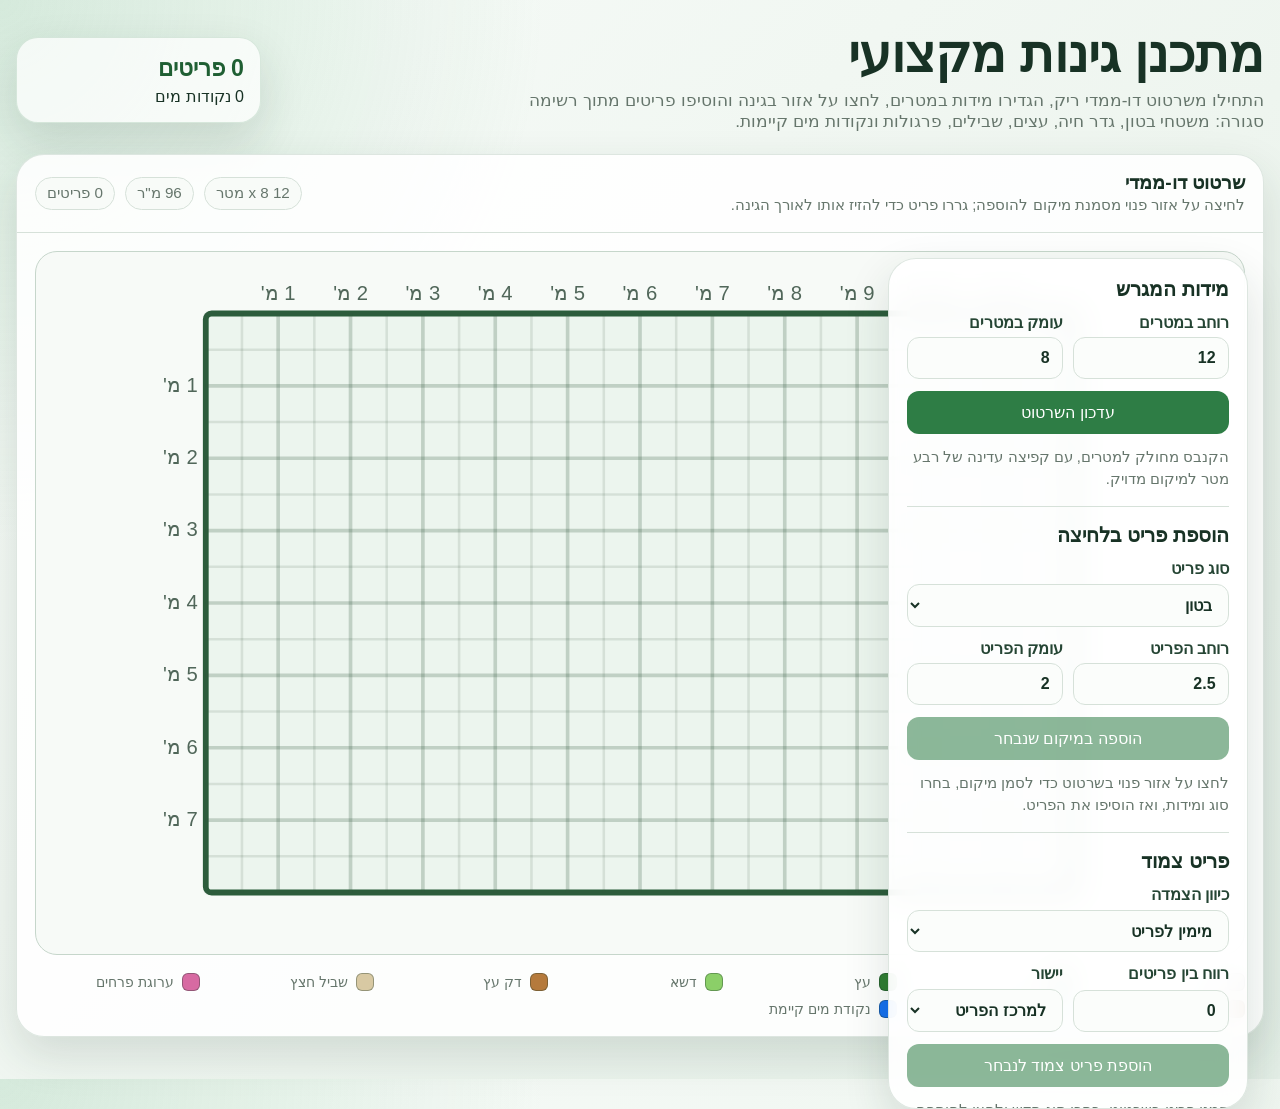
<file: index.html>
<!DOCTYPE html>
<html lang="he" dir="rtl">
  <head>
    <meta charset="UTF-8" />
    <meta name="viewport" content="width=device-width, initial-scale=1.0" />
    <title>מתכנן גינות מקצועי</title>
    <style>
      :root {
        --bg: #eef5ef;
        --panel: #ffffff;
        --ink: #183225;
        --muted: #66766c;
        --brand: #2e7d45;
        --brand-dark: #1f5f33;
        --line: #d6e1d9;
        --danger: #b42318;
        --shadow: 0 18px 45px rgba(27, 60, 43, 0.14);
      }

      * {
        box-sizing: border-box;
      }

      body {
        margin: 0;
        min-height: 100vh;
        color: var(--ink);
        font-family: "Segoe UI", Arial, sans-serif;
        background:
          radial-gradient(circle at top left, rgba(126, 189, 146, 0.28), transparent 34rem),
          linear-gradient(135deg, #f7fbf8 0%, var(--bg) 58%, #e4efe7 100%);
      }

      button,
      input,
      select {
        font: inherit;
      }

      button {
        border: 0;
        border-radius: 12px;
        padding: 0.75rem 1rem;
        color: #ffffff;
        background: var(--brand);
        cursor: pointer;
        transition:
          transform 0.16s ease,
          background 0.16s ease,
          box-shadow 0.16s ease;
      }

      button:hover {
        background: var(--brand-dark);
        box-shadow: 0 10px 22px rgba(46, 125, 69, 0.18);
        transform: translateY(-1px);
      }

      button.secondary {
        color: var(--brand-dark);
        background: #e7f3ea;
      }

      button.secondary:hover {
        background: #d9ebde;
      }

      button.danger {
        background: #fde8e5;
        color: var(--danger);
      }

      button.danger:hover {
        background: #fbd2cc;
        box-shadow: none;
      }

      button:disabled {
        cursor: not-allowed;
        opacity: 0.55;
        transform: none;
        box-shadow: none;
      }

      label {
        display: grid;
        gap: 0.35rem;
        font-weight: 700;
        color: #254534;
      }

      input,
      select {
        width: 100%;
        border: 1px solid var(--line);
        border-radius: 12px;
        padding: 0.68rem 0.78rem;
        color: var(--ink);
        background: #fbfdfb;
        outline: none;
      }

      input:focus,
      select:focus {
        border-color: var(--brand);
        box-shadow: 0 0 0 3px rgba(46, 125, 69, 0.13);
      }

      .app {
        width: min(1480px, calc(100% - 32px));
        margin: 0 auto;
        padding: 28px 0 42px;
      }

      .hero {
        display: grid;
        grid-template-columns: minmax(0, 1fr) auto;
        gap: 1.5rem;
        align-items: center;
        margin-bottom: 22px;
      }

      .hero h1 {
        margin: 0 0 0.5rem;
        font-size: clamp(2rem, 4vw, 4.2rem);
        line-height: 1.05;
      }

      .hero p {
        max-width: 760px;
        margin: 0;
        color: var(--muted);
        font-size: 1.08rem;
      }

      .hero-card {
        min-width: 245px;
        padding: 1rem;
        border: 1px solid rgba(46, 125, 69, 0.16);
        border-radius: 22px;
        background: rgba(255, 255, 255, 0.72);
        box-shadow: var(--shadow);
      }

      .hero-card strong {
        display: block;
        margin-bottom: 0.35rem;
        color: var(--brand-dark);
        font-size: 1.45rem;
      }

      .layout {
        display: block;
        position: relative;
      }

      .panel,
      .workspace {
        border: 1px solid rgba(214, 225, 217, 0.82);
        border-radius: 28px;
        background: rgba(255, 255, 255, 0.88);
        box-shadow: var(--shadow);
      }

      .panel {
        position: absolute;
        z-index: 3;
        inset-block-start: 104px;
        inset-inline-start: 16px;
        width: min(360px, calc(100% - 32px));
        max-height: calc(100% - 32px);
        overflow: auto;
        display: grid;
        gap: 16px;
        padding: 18px;
        background: rgba(255, 255, 255, 0.92);
        backdrop-filter: blur(14px);
      }

      .section {
        display: grid;
        gap: 12px;
        padding-bottom: 16px;
        border-bottom: 1px solid var(--line);
      }

      .section:last-child {
        padding-bottom: 0;
        border-bottom: 0;
      }

      .section h2,
      .section h3 {
        margin: 0;
      }

      .section h2 {
        font-size: 1.25rem;
      }

      .section h3 {
        font-size: 1rem;
        color: var(--brand-dark);
      }

      .field-grid {
        display: grid;
        grid-template-columns: repeat(2, minmax(0, 1fr));
        gap: 10px;
      }

      .button-row {
        display: flex;
        flex-wrap: wrap;
        gap: 10px;
      }

      .button-row button {
        flex: 1 1 120px;
      }

      .hint {
        margin: 0;
        color: var(--muted);
        font-size: 0.92rem;
        line-height: 1.5;
      }

      .status {
        min-height: 48px;
        border: 1px solid #cfe6d6;
        border-radius: 16px;
        padding: 0.75rem 0.9rem;
        color: var(--brand-dark);
        background: #edf8ef;
        line-height: 1.45;
      }

      .workspace {
        overflow: hidden;
        position: relative;
      }

      .toolbar {
        display: flex;
        flex-wrap: wrap;
        gap: 12px;
        align-items: center;
        justify-content: space-between;
        padding: 16px 18px;
        border-bottom: 1px solid var(--line);
      }

      .toolbar h2 {
        margin: 0;
        font-size: 1.2rem;
      }

      .metrics {
        display: flex;
        flex-wrap: wrap;
        gap: 10px;
        color: var(--muted);
        font-size: 0.95rem;
      }

      .metric {
        border: 1px solid var(--line);
        border-radius: 999px;
        padding: 0.4rem 0.7rem;
        background: #f8fbf8;
      }

      .canvas-wrap {
        padding: 18px;
      }

      .canvas-shell {
        position: relative;
        overflow: auto;
        border: 1px solid #c6d6cb;
        border-radius: 22px;
        background: #f7faf7;
        min-height: 560px;
      }

      svg {
        display: block;
        width: 100%;
        min-width: 690px;
        height: min(78vh, 820px);
        min-height: 520px;
        touch-action: none;
      }

      .grid-line {
        stroke: rgba(53, 90, 66, 0.13);
        stroke-width: 0.035;
      }

      .grid-major {
        stroke: rgba(53, 90, 66, 0.24);
        stroke-width: 0.05;
      }

      .boundary {
        fill: rgba(235, 244, 237, 0.82);
        stroke: #2b5d3b;
        stroke-width: 0.08;
      }

      .item-shape {
        stroke: rgba(24, 50, 37, 0.65);
        stroke-width: 0.05;
        vector-effect: non-scaling-stroke;
      }

      .item-shape.selected {
        stroke: #0d4f29;
        stroke-width: 0.11;
        filter: drop-shadow(0 0 0.22rem rgba(46, 125, 69, 0.38));
      }

      .item-group {
        cursor: grab;
        touch-action: none;
      }

      .item-group:active,
      .dragging .item-group {
        cursor: grabbing;
      }

      .garden-icon {
        pointer-events: none;
      }

      .texture-line {
        stroke: rgba(24, 50, 37, 0.35);
        stroke-width: 0.04;
        vector-effect: non-scaling-stroke;
      }

      .water-ring {
        fill: none;
        stroke: rgba(255, 255, 255, 0.86);
        stroke-width: 0.06;
        vector-effect: non-scaling-stroke;
      }

      .item-label,
      .dimension-label,
      .axis-label {
        fill: #183225;
        font-family: "Segoe UI", Arial, sans-serif;
        pointer-events: none;
        text-anchor: middle;
      }

      .item-label {
        font-size: 0.33px;
        font-weight: 800;
      }

      .dimension-label {
        font-size: 0.26px;
        fill: #4b5c51;
      }

      .axis-label {
        font-size: 0.28px;
        fill: #51675a;
      }

      .target-marker {
        fill: none;
        stroke: #1f5f33;
        stroke-width: 0.05;
        stroke-dasharray: 0.14 0.12;
        pointer-events: none;
      }

      .legend {
        display: grid;
        grid-template-columns: repeat(auto-fit, minmax(165px, 1fr));
        gap: 9px;
        padding: 0 18px 18px;
      }

      .legend-item {
        display: flex;
        gap: 8px;
        align-items: center;
        color: var(--muted);
        font-size: 0.9rem;
      }

      .swatch {
        width: 18px;
        height: 18px;
        border: 1px solid rgba(24, 50, 37, 0.35);
        border-radius: 6px;
      }

      .items-list {
        display: grid;
        gap: 9px;
        max-height: 230px;
        overflow: auto;
        padding-inline-end: 3px;
      }

      .list-item {
        display: grid;
        grid-template-columns: 1fr auto;
        gap: 8px;
        align-items: center;
        border: 1px solid var(--line);
        border-radius: 14px;
        padding: 0.65rem 0.75rem;
        background: #fbfdfb;
      }

      .list-item strong {
        display: block;
      }

      .list-item span {
        color: var(--muted);
        font-size: 0.86rem;
      }

      .empty {
        border: 1px dashed #b9c9be;
        border-radius: 14px;
        padding: 0.9rem;
        color: var(--muted);
        text-align: center;
      }

      @media (max-width: 1080px) {
        .hero {
          grid-template-columns: 1fr;
        }
      }

      @media (max-width: 680px) {
        .app {
          width: min(100% - 18px, 1480px);
          padding-top: 16px;
        }

        .field-grid {
          grid-template-columns: 1fr;
        }

        .toolbar {
          align-items: flex-start;
          flex-direction: column;
        }

        .panel {
          inset-inline: 10px;
          inset-block-start: 10px;
          width: auto;
          max-height: 72%;
          padding: 14px;
        }
      }
    </style>
  </head>
  <body>
    <main class="app">
      <header class="hero">
        <div>
          <h1>מתכנן גינות מקצועי</h1>
          <p>
            התחילו משרטוט דו-ממדי ריק, הגדירו מידות במטרים, לחצו על אזור בגינה והוסיפו פריטים מתוך רשימה סגורה:
            משטחי בטון, גדר חיה, עצים, שבילים, פרגולות ונקודות מים קיימות.
          </p>
        </div>
        <aside class="hero-card" aria-label="תקציר תכנון">
          <strong id="heroTotal">0 פריטים</strong>
          <span id="heroWater">0 נקודות מים</span>
        </aside>
      </header>

      <div class="layout">
        <aside class="panel" aria-label="תפריט תכנון צף על המפה">
          <section class="section">
            <h2>מידות המגרש</h2>
            <div class="field-grid">
              <label>
                רוחב במטרים
                <input id="plotWidth" type="number" min="3" max="80" step="0.5" value="12" />
              </label>
              <label>
                עומק במטרים
                <input id="plotDepth" type="number" min="3" max="80" step="0.5" value="8" />
              </label>
            </div>
            <button id="applyPlot" type="button">עדכון השרטוט</button>
            <p class="hint">הקנבס מחולק למטרים, עם קפיצה עדינה של רבע מטר למיקום מדויק.</p>
          </section>

          <section class="section">
            <h2>הוספת פריט בלחיצה</h2>
            <label>
              סוג פריט
              <select id="itemType"></select>
            </label>
            <div class="field-grid">
              <label>
                רוחב הפריט
                <input id="itemWidth" type="number" min="0.25" max="30" step="0.25" value="2" />
              </label>
              <label>
                עומק הפריט
                <input id="itemDepth" type="number" min="0.25" max="30" step="0.25" value="1.5" />
              </label>
            </div>
            <button id="addAtTarget" type="button" disabled>הוספה במיקום שנבחר</button>
            <p class="hint">לחצו על אזור פנוי בשרטוט כדי לסמן מיקום, בחרו סוג ומידות, ואז הוסיפו את הפריט.</p>
          </section>

          <section class="section">
            <h2>פריט צמוד</h2>
            <label>
              כיוון הצמדה
              <select id="adjacentSide">
                <option value="right">מימין לפריט</option>
                <option value="left">משמאל לפריט</option>
                <option value="bottom">מתחת לפריט</option>
                <option value="top">מעל הפריט</option>
              </select>
            </label>
            <div class="field-grid">
              <label>
                רווח בין פריטים
                <input id="gapSize" type="number" min="0" max="5" step="0.25" value="0" />
              </label>
              <label>
                יישור
                <select id="adjacentAlign">
                  <option value="start">לתחילת הפריט</option>
                  <option value="center" selected>למרכז הפריט</option>
                  <option value="end">לסוף הפריט</option>
                </select>
              </label>
            </div>
            <button id="addAdjacent" type="button" disabled>הוספת פריט צמוד לנבחר</button>
            <p class="hint">סמנו פריט בשרטוט, בחרו סוג חדש ולחצו להוספה צמודה.</p>
          </section>

          <section class="section">
            <h2>עריכת הפריט הנבחר</h2>
            <div id="selectedSummary" class="status">אין פריט נבחר. לחצו על פריט בשרטוט כדי לערוך אותו.</div>
            <div class="button-row">
              <button id="resizeSelected" type="button" class="secondary" disabled>עדכון מידות לנבחר</button>
              <button id="deleteSelected" type="button" class="danger" disabled>מחיקת נבחר</button>
            </div>
          </section>

          <section class="section">
            <h2>פעולות</h2>
            <div class="button-row">
              <button id="downloadPlan" type="button" class="secondary">הורדת סיכום</button>
              <button id="clearPlan" type="button" class="danger">ניקוי השרטוט</button>
            </div>
          </section>
        </aside>

        <section class="workspace" aria-label="סביבת השרטוט">
          <div class="toolbar">
            <div>
              <h2>שרטוט דו-ממדי</h2>
              <p class="hint">לחיצה על אזור פנוי מסמנת מיקום להוספה; גררו פריט כדי להזיז אותו לאורך הגינה.</p>
            </div>
            <div class="metrics" aria-live="polite">
              <span class="metric" id="plotMetric">12 x 8 מטר</span>
              <span class="metric" id="areaMetric">96 מ"ר</span>
              <span class="metric" id="itemsMetric">0 פריטים</span>
            </div>
          </div>

          <div class="canvas-wrap">
            <div class="canvas-shell">
              <svg id="planSvg" role="img" aria-label="שרטוט גינה דו-ממדי"></svg>
            </div>
          </div>

          <div class="legend" id="legend"></div>
        </section>
      </div>
    </main>

    <script>
      const CATALOG = [
        { id: "concrete", label: "בטון", color: "#c7c7c1", defaultWidth: 2.5, defaultDepth: 2, shape: "rect" },
        { id: "hedge", label: "גדר חיה", color: "#4f8f45", defaultWidth: 3, defaultDepth: 0.5, shape: "rect" },
        { id: "tree", label: "עץ", color: "#2f7d32", defaultWidth: 1.2, defaultDepth: 1.2, shape: "circle" },
        { id: "grass", label: "דשא", color: "#8bcf68", defaultWidth: 3, defaultDepth: 2, shape: "rect" },
        { id: "deck", label: "דק עץ", color: "#b57a3c", defaultWidth: 3, defaultDepth: 2, shape: "rect" },
        { id: "gravel", label: "שביל חצץ", color: "#d8c9a3", defaultWidth: 1.2, defaultDepth: 3, shape: "rect" },
        { id: "flowerbed", label: "ערוגת פרחים", color: "#d76aa2", defaultWidth: 2, defaultDepth: 1, shape: "rect" },
        { id: "pergola", label: "פרגולה", color: "#9f6f3e", defaultWidth: 3, defaultDepth: 2.5, shape: "rect" },
        { id: "pond", label: "בריכת נוי", color: "#6cc6d9", defaultWidth: 1.8, defaultDepth: 1.3, shape: "ellipse" },
        { id: "water", label: "נקודת מים קיימת", color: "#1570ef", defaultWidth: 0.45, defaultDepth: 0.45, shape: "water" }
      ];

      const svg = document.getElementById("planSvg");
      const itemTypeInput = document.getElementById("itemType");
      const itemWidthInput = document.getElementById("itemWidth");
      const itemDepthInput = document.getElementById("itemDepth");
      const plotWidthInput = document.getElementById("plotWidth");
      const plotDepthInput = document.getElementById("plotDepth");
      const applyPlotButton = document.getElementById("applyPlot");
      const addAtTargetButton = document.getElementById("addAtTarget");
      const addAdjacentButton = document.getElementById("addAdjacent");
      const resizeSelectedButton = document.getElementById("resizeSelected");
      const deleteSelectedButton = document.getElementById("deleteSelected");
      const clearPlanButton = document.getElementById("clearPlan");
      const downloadPlanButton = document.getElementById("downloadPlan");
      const selectedSummary = document.getElementById("selectedSummary");
      const adjacentSideInput = document.getElementById("adjacentSide");
      const adjacentAlignInput = document.getElementById("adjacentAlign");
      const gapSizeInput = document.getElementById("gapSize");
      const plotMetric = document.getElementById("plotMetric");
      const areaMetric = document.getElementById("areaMetric");
      const itemsMetric = document.getElementById("itemsMetric");
      const heroTotal = document.getElementById("heroTotal");
      const heroWater = document.getElementById("heroWater");
      const legend = document.getElementById("legend");

      const state = {
        plotWidth: 12,
        plotDepth: 8,
        items: [],
        selectedId: null,
        target: null,
        drag: null,
        suppressCanvasClick: false
      };

      const fmt = new Intl.NumberFormat("he-IL", {
        maximumFractionDigits: 2
      });

      function catalogItem(type) {
        return CATALOG.find((item) => item.id === type) || CATALOG[0];
      }

      function meters(value, fallback) {
        const parsed = Number(value);
        return Number.isFinite(parsed) && parsed > 0 ? parsed : fallback;
      }

      function snap(value) {
        return Math.round(value * 4) / 4;
      }

      function clamp(value, min, max) {
        return Math.min(Math.max(value, min), max);
      }

      function itemBounds(item) {
        return {
          left: item.x,
          right: item.x + item.width,
          top: item.y,
          bottom: item.y + item.depth
        };
      }

      function selectedItem() {
        return state.items.find((item) => item.id === state.selectedId) || null;
      }

      function itemById(id) {
        return state.items.find((item) => item.id === id) || null;
      }

      function fitInside(x, y, width, depth) {
        return {
          x: clamp(snap(x), 0, Math.max(0, state.plotWidth - width)),
          y: clamp(snap(y), 0, Math.max(0, state.plotDepth - depth))
        };
      }

      function newItem(type, x, y, width, depth) {
        return {
          id: `item-${Date.now()}-${Math.random().toString(16).slice(2)}`,
          type,
          x,
          y,
          width,
          depth
        };
      }

      function populateCatalog() {
        itemTypeInput.innerHTML = CATALOG.map((item) => `<option value="${item.id}">${item.label}</option>`).join("");
        itemTypeInput.value = CATALOG[0].id;
        updateDefaults();

        legend.innerHTML = CATALOG.map((item) => `
          <div class="legend-item">
            <span class="swatch" style="background:${item.color}"></span>
            <span>${item.label}</span>
          </div>
        `).join("");
      }

      function updateDefaults() {
        const item = catalogItem(itemTypeInput.value);
        itemWidthInput.value = item.defaultWidth;
        itemDepthInput.value = item.defaultDepth;
      }

      function drawGrid() {
        const lines = [];
        for (let x = 0; x <= state.plotWidth; x += 0.5) {
          const major = Number.isInteger(x);
          lines.push(`<line class="${major ? "grid-major" : "grid-line"}" x1="${x}" y1="0" x2="${x}" y2="${state.plotDepth}" />`);
          if (major && x > 0 && x < state.plotWidth) {
            lines.push(`<text class="axis-label" x="${x}" y="-0.18">${fmt.format(x)} מ'</text>`);
          }
        }

        for (let y = 0; y <= state.plotDepth; y += 0.5) {
          const major = Number.isInteger(y);
          lines.push(`<line class="${major ? "grid-major" : "grid-line"}" x1="0" y1="${y}" x2="${state.plotWidth}" y2="${y}" />`);
          if (major && y > 0 && y < state.plotDepth) {
            lines.push(`<text class="axis-label" x="-0.35" y="${y + 0.08}">${fmt.format(y)} מ'</text>`);
          }
        }

        return lines.join("");
      }

      function drawIcon(item, info, cx, cy) {
        const left = item.x;
        const top = item.y;
        const right = item.x + item.width;
        const bottom = item.y + item.depth;
        const iconWidth = Math.min(item.width, 1.4);
        const iconDepth = Math.min(item.depth, 1.4);

        if (item.type === "concrete") {
          return `
            <g class="garden-icon">
              <line class="texture-line" x1="${left + item.width * 0.18}" y1="${top + item.depth * 0.82}" x2="${right - item.width * 0.18}" y2="${top + item.depth * 0.18}" />
              <line class="texture-line" x1="${left + item.width * 0.08}" y1="${top + item.depth * 0.48}" x2="${left + item.width * 0.36}" y2="${top + item.depth * 0.2}" />
              <line class="texture-line" x1="${right - item.width * 0.36}" y1="${bottom - item.depth * 0.2}" x2="${right - item.width * 0.08}" y2="${bottom - item.depth * 0.48}" />
            </g>
          `;
        }

        if (item.type === "hedge") {
          const shrubs = [0.18, 0.34, 0.5, 0.66, 0.82].map((ratio) => {
            const shrubX = left + item.width * ratio;
            return `<circle cx="${shrubX}" cy="${cy}" r="${Math.min(item.depth, item.width) * 0.22}" fill="#2f6d35" opacity="0.78" />`;
          }).join("");
          return `<g class="garden-icon">${shrubs}</g>`;
        }

        if (item.type === "tree") {
          const crown = Math.min(iconWidth, iconDepth) * 0.32;
          return `
            <g class="garden-icon">
              <rect x="${cx - crown * 0.12}" y="${cy}" width="${crown * 0.24}" height="${crown * 0.55}" rx="${crown * 0.06}" fill="#7a4d28" />
              <circle cx="${cx}" cy="${cy - crown * 0.1}" r="${crown}" fill="#236b2c" />
              <circle cx="${cx - crown * 0.38}" cy="${cy}" r="${crown * 0.68}" fill="#2f8a3b" />
              <circle cx="${cx + crown * 0.38}" cy="${cy}" r="${crown * 0.68}" fill="#3fa64a" />
            </g>
          `;
        }

        if (item.type === "grass") {
          const blades = [0.18, 0.31, 0.44, 0.57, 0.7, 0.83].map((ratio) => {
            const bladeX = left + item.width * ratio;
            return `<path d="M ${bladeX} ${bottom - item.depth * 0.18} Q ${bladeX - 0.14} ${cy} ${bladeX + 0.06} ${top + item.depth * 0.24}" fill="none" stroke="#267a34" stroke-width="0.045" vector-effect="non-scaling-stroke" />`;
          }).join("");
          return `<g class="garden-icon">${blades}</g>`;
        }

        if (item.type === "deck") {
          const planks = [0.25, 0.5, 0.75].map((ratio) => {
            const plankY = top + item.depth * ratio;
            return `<line class="texture-line" x1="${left + 0.1}" y1="${plankY}" x2="${right - 0.1}" y2="${plankY}" />`;
          }).join("");
          return `<g class="garden-icon">${planks}</g>`;
        }

        if (item.type === "gravel") {
          const pebbles = [
            [0.24, 0.28], [0.45, 0.18], [0.69, 0.32], [0.35, 0.56], [0.58, 0.68], [0.78, 0.58]
          ].map(([xRatio, yRatio]) => {
            const pebbleX = left + item.width * xRatio;
            const pebbleY = top + item.depth * yRatio;
            return `<ellipse cx="${pebbleX}" cy="${pebbleY}" rx="0.08" ry="0.05" fill="#9d9275" opacity="0.7" />`;
          }).join("");
          return `<g class="garden-icon">${pebbles}</g>`;
        }

        if (item.type === "flowerbed") {
          const flowers = [
            [0.25, 0.35], [0.48, 0.58], [0.72, 0.35]
          ].map(([xRatio, yRatio]) => {
            const flowerX = left + item.width * xRatio;
            const flowerY = top + item.depth * yRatio;
            return `
              <g>
                <circle cx="${flowerX}" cy="${flowerY}" r="0.06" fill="#ffd166" />
                <circle cx="${flowerX - 0.07}" cy="${flowerY}" r="0.055" fill="#c9184a" />
                <circle cx="${flowerX + 0.07}" cy="${flowerY}" r="0.055" fill="#c9184a" />
                <circle cx="${flowerX}" cy="${flowerY - 0.07}" r="0.055" fill="#ff8fab" />
                <circle cx="${flowerX}" cy="${flowerY + 0.07}" r="0.055" fill="#ff8fab" />
              </g>
            `;
          }).join("");
          return `<g class="garden-icon">${flowers}</g>`;
        }

        if (item.type === "pergola") {
          return `
            <g class="garden-icon">
              <line class="texture-line" x1="${left + item.width * 0.18}" y1="${top + item.depth * 0.2}" x2="${left + item.width * 0.18}" y2="${bottom - item.depth * 0.2}" />
              <line class="texture-line" x1="${right - item.width * 0.18}" y1="${top + item.depth * 0.2}" x2="${right - item.width * 0.18}" y2="${bottom - item.depth * 0.2}" />
              <line class="texture-line" x1="${left + item.width * 0.12}" y1="${top + item.depth * 0.28}" x2="${right - item.width * 0.12}" y2="${top + item.depth * 0.28}" />
              <line class="texture-line" x1="${left + item.width * 0.12}" y1="${cy}" x2="${right - item.width * 0.12}" y2="${cy}" />
              <line class="texture-line" x1="${left + item.width * 0.12}" y1="${bottom - item.depth * 0.28}" x2="${right - item.width * 0.12}" y2="${bottom - item.depth * 0.28}" />
            </g>
          `;
        }

        if (item.type === "pond") {
          return `
            <g class="garden-icon">
              <path d="M ${left + item.width * 0.22} ${cy} Q ${cx} ${top + item.depth * 0.28} ${right - item.width * 0.22} ${cy}" class="water-ring" />
              <path d="M ${left + item.width * 0.24} ${cy + item.depth * 0.18} Q ${cx} ${bottom - item.depth * 0.06} ${right - item.width * 0.24} ${cy + item.depth * 0.18}" class="water-ring" />
            </g>
          `;
        }

        if (item.type === "water") {
          const size = Math.max(0.18, Math.min(item.width, item.depth) * 0.65);
          return `
            <g class="garden-icon">
              <path d="M ${cx} ${cy - size * 0.8} C ${cx - size * 0.55} ${cy - size * 0.12}, ${cx - size * 0.42} ${cy + size * 0.55}, ${cx} ${cy + size * 0.68} C ${cx + size * 0.42} ${cy + size * 0.55}, ${cx + size * 0.55} ${cy - size * 0.12}, ${cx} ${cy - size * 0.8} Z" fill="#e0f2fe" stroke="#075985" stroke-width="0.045" vector-effect="non-scaling-stroke" />
              <circle cx="${cx + size * 0.12}" cy="${cy + size * 0.08}" r="${size * 0.13}" fill="#93c5fd" />
            </g>
          `;
        }

        return "";
      }

      function drawItem(item) {
        const info = catalogItem(item.type);
        const selected = item.id === state.selectedId ? " selected" : "";
        const cx = item.x + item.width / 2;
        const cy = item.y + item.depth / 2;
        const label = `${info.label}`;
        const dimensions = `${fmt.format(item.width)} x ${fmt.format(item.depth)} מ'`;

        let shape;
        if (info.shape === "circle" || info.shape === "water") {
          const radius = Math.max(0.12, Math.min(item.width, item.depth) / 2);
          shape = `<circle class="item-shape${selected}" data-id="${item.id}" cx="${cx}" cy="${cy}" r="${radius}" fill="${info.color}" />`;
        } else if (info.shape === "ellipse") {
          shape = `<ellipse class="item-shape${selected}" data-id="${item.id}" cx="${cx}" cy="${cy}" rx="${item.width / 2}" ry="${item.depth / 2}" fill="${info.color}" />`;
        } else {
          shape = `<rect class="item-shape${selected}" data-id="${item.id}" x="${item.x}" y="${item.y}" width="${item.width}" height="${item.depth}" rx="0.12" fill="${info.color}" />`;
        }

        return `
          <g class="item-group" data-id="${item.id}">
            ${shape}
            ${drawIcon(item, info, cx, cy)}
            <text class="item-label" x="${cx}" y="${cy - 0.05}">${label}</text>
            <text class="dimension-label" x="${cx}" y="${cy + 0.28}">${dimensions}</text>
          </g>
        `;
      }

      function drawTarget() {
        if (!state.target) {
          return "";
        }

        return `
          <g>
            <circle class="target-marker" cx="${state.target.x}" cy="${state.target.y}" r="0.23"></circle>
            <line class="target-marker" x1="${state.target.x - 0.35}" y1="${state.target.y}" x2="${state.target.x + 0.35}" y2="${state.target.y}"></line>
            <line class="target-marker" x1="${state.target.x}" y1="${state.target.y - 0.35}" x2="${state.target.x}" y2="${state.target.y + 0.35}"></line>
          </g>
        `;
      }

      function render() {
        const padding = 0.85;
        svg.setAttribute("viewBox", `${-padding} ${-padding} ${state.plotWidth + padding * 2} ${state.plotDepth + padding * 2}`);
        svg.innerHTML = `
          <rect class="boundary" x="0" y="0" width="${state.plotWidth}" height="${state.plotDepth}" rx="0.08"></rect>
          ${drawGrid()}
          ${drawTarget()}
          ${state.items.map(drawItem).join("")}
        `;

        svg.querySelectorAll(".item-group").forEach((group) => {
          group.addEventListener("click", (event) => {
            event.stopPropagation();
            if (state.suppressCanvasClick) {
              state.suppressCanvasClick = false;
              return;
            }
            state.selectedId = group.dataset.id;
            state.target = null;
            render();
          });

          group.addEventListener("pointerdown", (event) => startDrag(event, group.dataset.id));
        });

        updateMetrics();
        updateSelectionPanel();
      }

      function updateMetrics() {
        const waterCount = state.items.filter((item) => item.type === "water").length;
        plotMetric.textContent = `${fmt.format(state.plotWidth)} x ${fmt.format(state.plotDepth)} מטר`;
        areaMetric.textContent = `${fmt.format(state.plotWidth * state.plotDepth)} מ"ר`;
        itemsMetric.textContent = `${state.items.length} פריטים`;
        heroTotal.textContent = `${state.items.length} פריטים`;
        heroWater.textContent = `${waterCount} נקודות מים`;
      }

      function updateSelectionPanel() {
        const current = selectedItem();
        const hasSelection = Boolean(current);
        addAtTargetButton.disabled = !state.target;
        addAdjacentButton.disabled = !hasSelection;
        resizeSelectedButton.disabled = !hasSelection;
        deleteSelectedButton.disabled = !hasSelection;

        if (!current) {
          selectedSummary.textContent = state.target
            ? `מיקום נבחר: ${fmt.format(state.target.x)} מ' על ${fmt.format(state.target.y)} מ'. בחרו סוג ומידות ואז לחצו על הוספה במיקום שנבחר.`
            : "אין פריט נבחר. לחצו על פריט בשרטוט כדי לערוך אותו.";
          return;
        }

        const info = catalogItem(current.type);
        itemTypeInput.value = current.type;
        itemWidthInput.value = current.width;
        itemDepthInput.value = current.depth;
        selectedSummary.textContent = `${info.label}: מיקום ${fmt.format(current.x)} / ${fmt.format(current.y)} מ', מידות ${fmt.format(current.width)} x ${fmt.format(current.depth)} מ'.`;
      }

      function addAtPoint(point) {
        const type = itemTypeInput.value;
        const width = meters(itemWidthInput.value, catalogItem(type).defaultWidth);
        const depth = meters(itemDepthInput.value, catalogItem(type).defaultDepth);
        const origin = fitInside(point.x - width / 2, point.y - depth / 2, width, depth);
        const item = newItem(type, origin.x, origin.y, width, depth);

        state.items.push(item);
        state.selectedId = item.id;
        state.target = null;
        render();
      }

      function svgPoint(event) {
        const point = svg.createSVGPoint();
        point.x = event.clientX;
        point.y = event.clientY;
        const transformed = point.matrixTransform(svg.getScreenCTM().inverse());
        return {
          x: snap(clamp(transformed.x, 0, state.plotWidth)),
          y: snap(clamp(transformed.y, 0, state.plotDepth))
        };
      }

      function startDrag(event, id) {
        const item = itemById(id);
        if (!item) {
          return;
        }

        event.preventDefault();
        event.stopPropagation();
        const point = svgPoint(event);
        state.drag = {
          id,
          offsetX: point.x - item.x,
          offsetY: point.y - item.y,
          lastX: item.x,
          lastY: item.y,
          moved: false
        };
        state.selectedId = id;
        state.target = null;
        svg.classList.add("dragging");
        event.currentTarget.querySelector(".item-shape")?.classList.add("selected");
        updateSelectionPanel();
      }

      function dragSelected(event) {
        if (!state.drag) {
          return;
        }

        event.preventDefault();
        const item = itemById(state.drag.id);
        if (!item) {
          state.drag = null;
          svg.classList.remove("dragging");
          return;
        }

        const point = svgPoint(event);
        const origin = fitInside(point.x - state.drag.offsetX, point.y - state.drag.offsetY, item.width, item.depth);
        if (origin.x !== state.drag.lastX || origin.y !== state.drag.lastY) {
          item.x = origin.x;
          item.y = origin.y;
          state.drag.lastX = origin.x;
          state.drag.lastY = origin.y;
          state.drag.moved = true;
          render();
        }
      }

      function finishDrag() {
        if (!state.drag) {
          return;
        }

        state.suppressCanvasClick = state.drag.moved;
        state.drag = null;
        svg.classList.remove("dragging");
        render();
      }

      function addAdjacentItem() {
        const current = selectedItem();
        if (!current) {
          return;
        }

        const type = itemTypeInput.value;
        const width = meters(itemWidthInput.value, catalogItem(type).defaultWidth);
        const depth = meters(itemDepthInput.value, catalogItem(type).defaultDepth);
        const gap = Math.max(0, meters(gapSizeInput.value, 0));
        const bounds = itemBounds(current);
        const side = adjacentSideInput.value;
        const align = adjacentAlignInput.value;

        let x = current.x;
        let y = current.y;

        if (side === "right") {
          x = bounds.right + gap;
          y = alignedStart(current.y, current.depth, depth, align);
        } else if (side === "left") {
          x = bounds.left - width - gap;
          y = alignedStart(current.y, current.depth, depth, align);
        } else if (side === "bottom") {
          y = bounds.bottom + gap;
          x = alignedStart(current.x, current.width, width, align);
        } else {
          y = bounds.top - depth - gap;
          x = alignedStart(current.x, current.width, width, align);
        }

        const origin = fitInside(x, y, width, depth);
        const item = newItem(type, origin.x, origin.y, width, depth);
        state.items.push(item);
        state.selectedId = item.id;
        render();
      }

      function alignedStart(baseStart, baseSize, newSize, align) {
        if (align === "center") {
          return baseStart + (baseSize - newSize) / 2;
        }

        if (align === "end") {
          return baseStart + baseSize - newSize;
        }

        return baseStart;
      }

      function resizeSelected() {
        const current = selectedItem();
        if (!current) {
          return;
        }

        current.width = meters(itemWidthInput.value, current.width);
        current.depth = meters(itemDepthInput.value, current.depth);
        const origin = fitInside(current.x, current.y, current.width, current.depth);
        current.x = origin.x;
        current.y = origin.y;
        render();
      }

      function deleteSelected() {
        if (!state.selectedId) {
          return;
        }

        state.items = state.items.filter((item) => item.id !== state.selectedId);
        state.selectedId = null;
        render();
      }

      function applyPlotSize() {
        state.plotWidth = clamp(meters(plotWidthInput.value, state.plotWidth), 3, 80);
        state.plotDepth = clamp(meters(plotDepthInput.value, state.plotDepth), 3, 80);
        plotWidthInput.value = state.plotWidth;
        plotDepthInput.value = state.plotDepth;

        state.items = state.items.map((item) => {
          const origin = fitInside(item.x, item.y, item.width, item.depth);
          return { ...item, x: origin.x, y: origin.y };
        });
        render();
      }

      function clearPlan() {
        if (!state.items.length) {
          return;
        }

        const approved = window.confirm("לנקות את כל הפריטים מהשרטוט?");
        if (!approved) {
          return;
        }

        state.items = [];
        state.selectedId = null;
        state.target = null;
        render();
      }

      function downloadSummary() {
        const lines = [
          "סיכום תכנון גינה",
          `מידות מגרש: ${fmt.format(state.plotWidth)} x ${fmt.format(state.plotDepth)} מטר`,
          `שטח כולל: ${fmt.format(state.plotWidth * state.plotDepth)} מ\"ר`,
          "",
          "פריטים:"
        ];

        if (!state.items.length) {
          lines.push("לא נוספו פריטים.");
        } else {
          state.items.forEach((item, index) => {
            const info = catalogItem(item.type);
            lines.push(`${index + 1}. ${info.label} - מיקום ${fmt.format(item.x)} / ${fmt.format(item.y)} מ', מידות ${fmt.format(item.width)} x ${fmt.format(item.depth)} מ'`);
          });
        }

        const blob = new Blob([lines.join("\n")], { type: "text/plain;charset=utf-8" });
        const url = URL.createObjectURL(blob);
        const link = document.createElement("a");
        link.href = url;
        link.download = "garden-plan-summary.txt";
        link.click();
        URL.revokeObjectURL(url);
      }

      svg.addEventListener("click", (event) => {
        if (state.suppressCanvasClick) {
          state.suppressCanvasClick = false;
          return;
        }

        if (state.drag) {
          return;
        }

        const point = svgPoint(event);
        state.target = point;
        state.selectedId = null;
        render();
      });
      window.addEventListener("pointermove", dragSelected);
      window.addEventListener("pointerup", finishDrag);
      window.addEventListener("pointercancel", finishDrag);

      itemTypeInput.addEventListener("change", updateDefaults);
      applyPlotButton.addEventListener("click", applyPlotSize);
      addAtTargetButton.addEventListener("click", () => {
        if (state.target) {
          addAtPoint(state.target);
        }
      });
      addAdjacentButton.addEventListener("click", addAdjacentItem);
      resizeSelectedButton.addEventListener("click", resizeSelected);
      deleteSelectedButton.addEventListener("click", deleteSelected);
      clearPlanButton.addEventListener("click", clearPlan);
      downloadPlanButton.addEventListener("click", downloadSummary);

      populateCatalog();
      render();
    </script>
  </body>
</html>
</file>
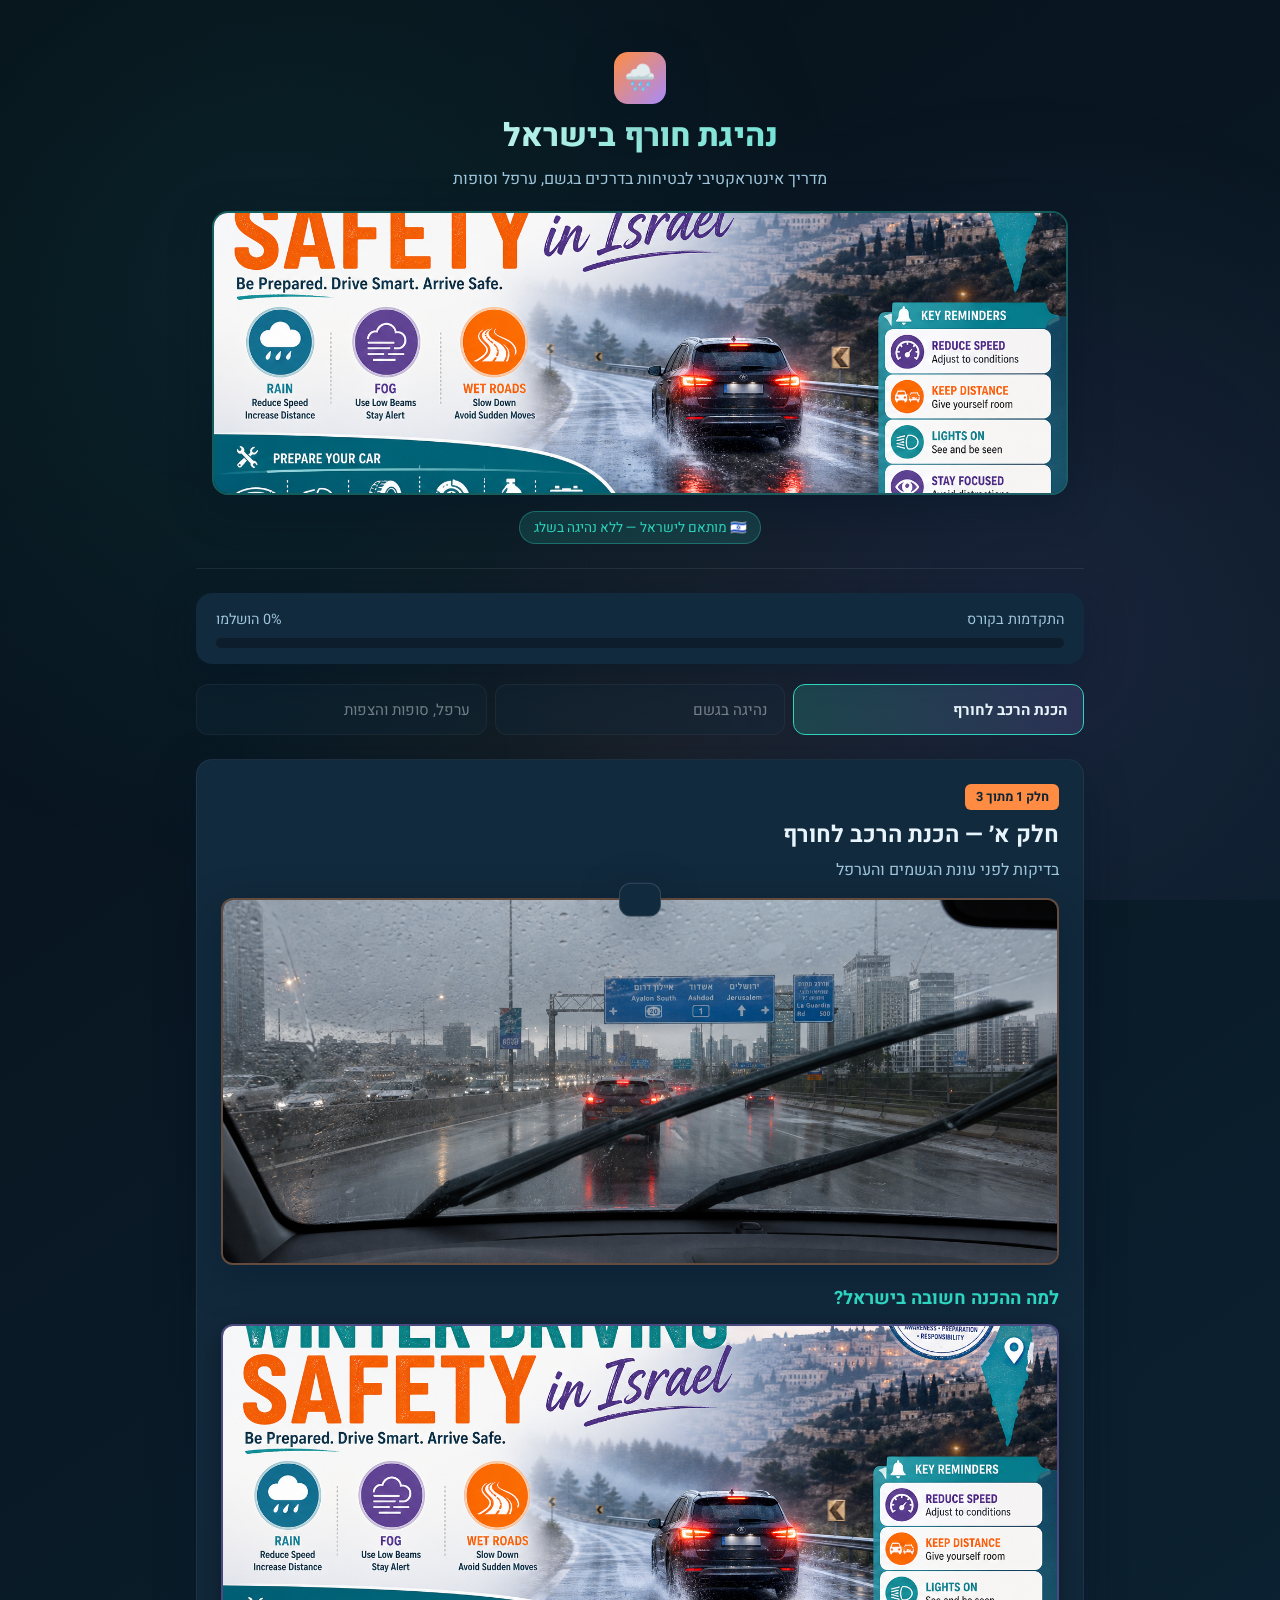
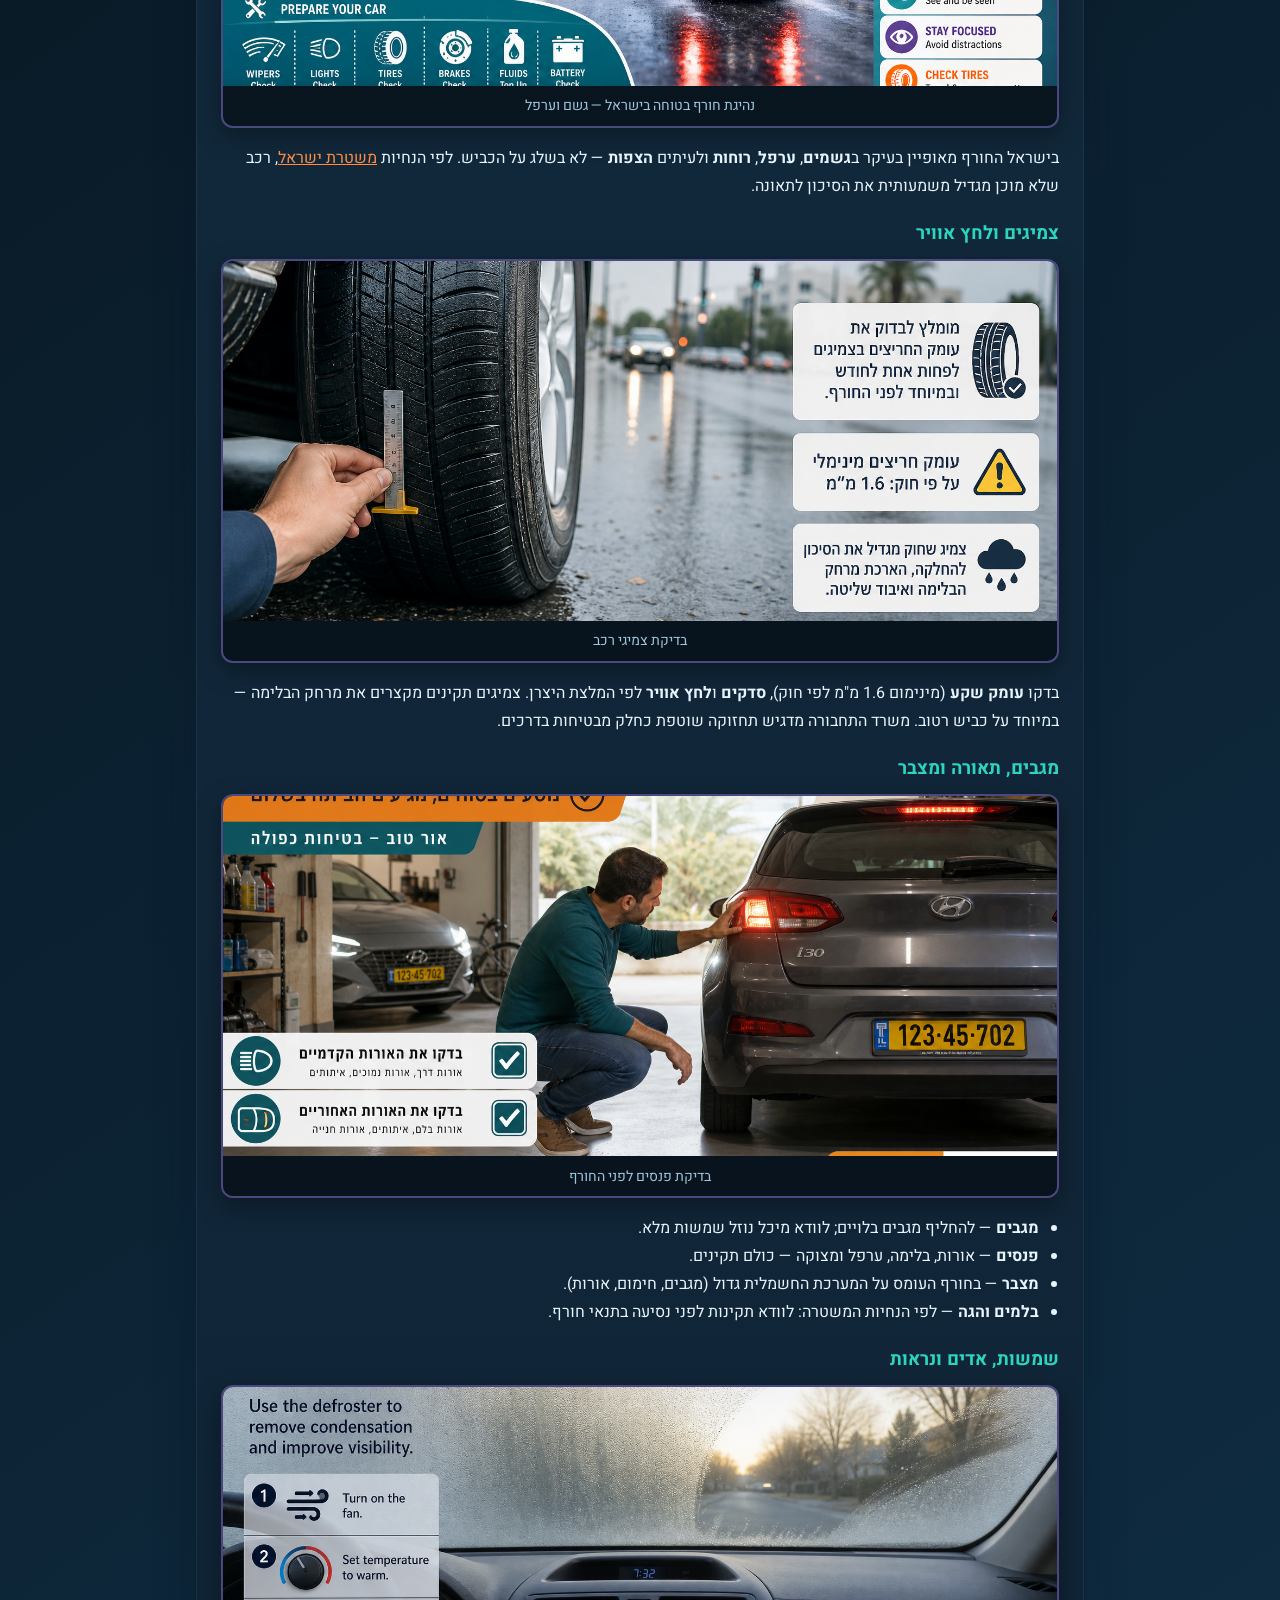
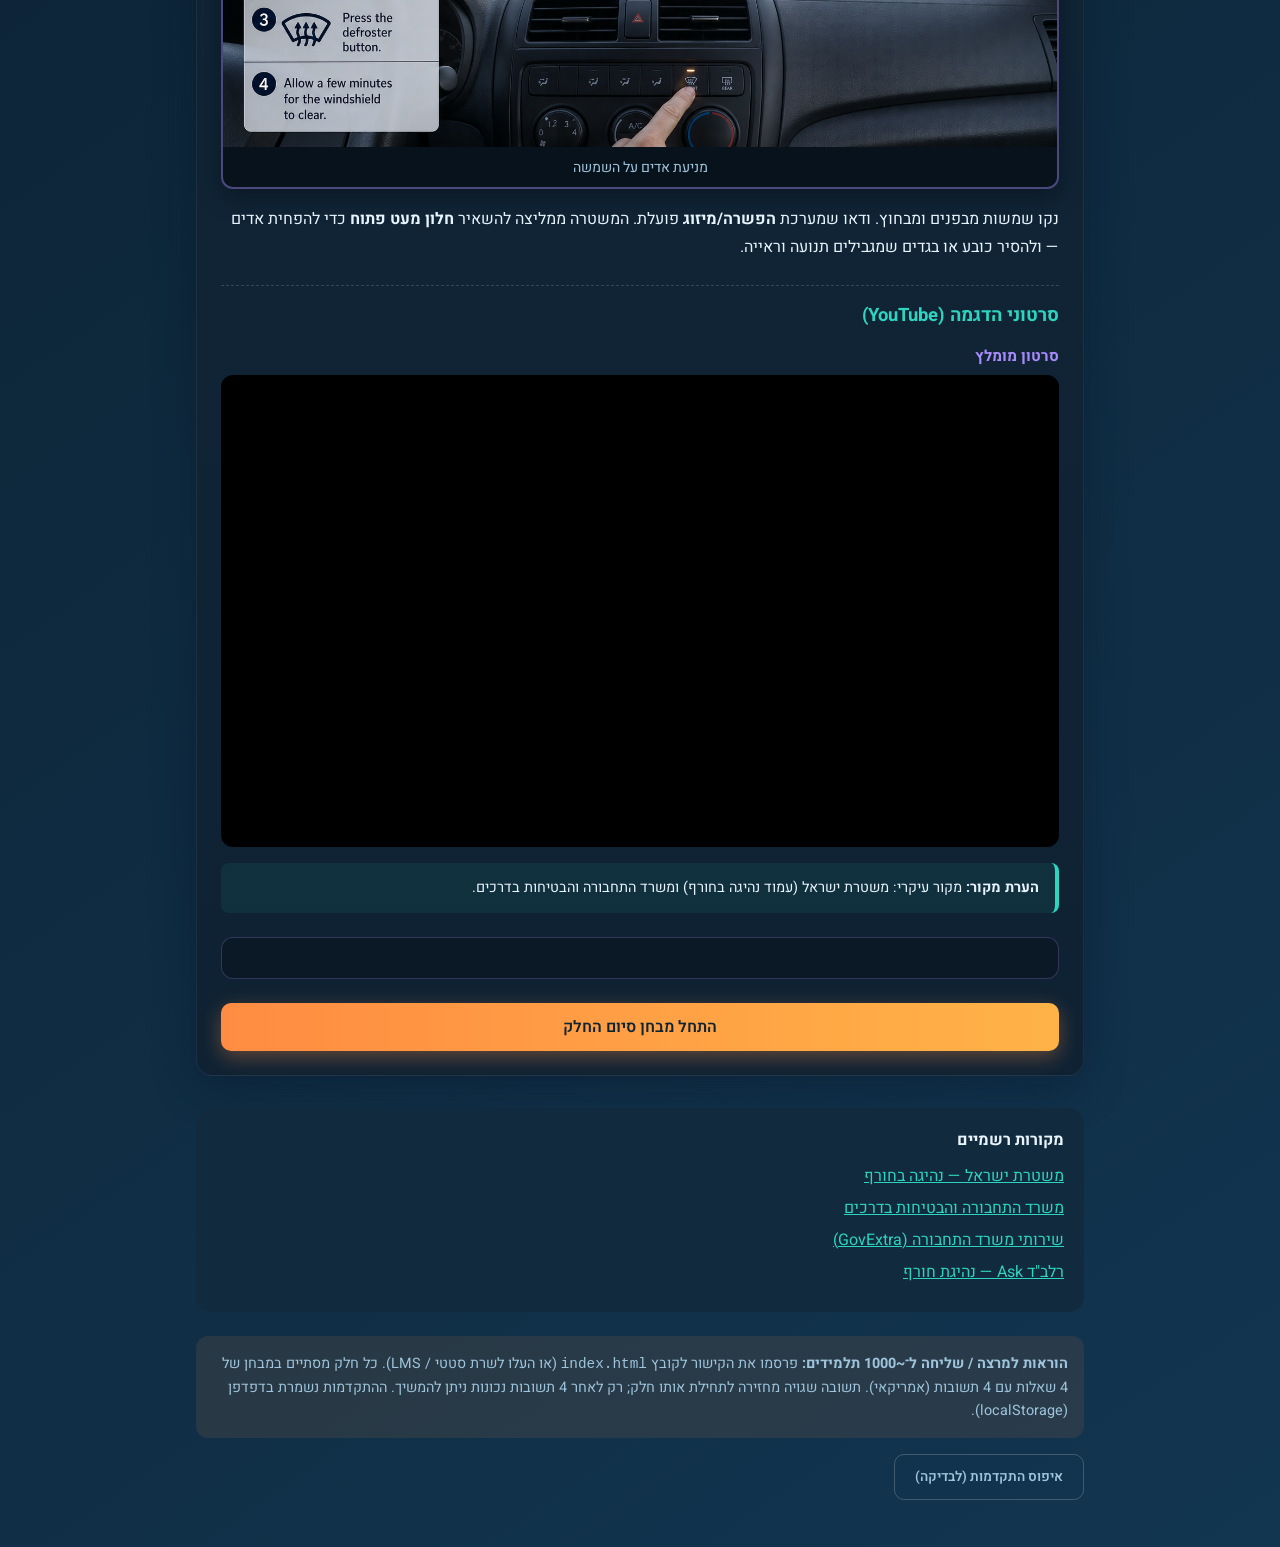
<file: docs/index.html>
<!DOCTYPE html>
<html lang="he" dir="rtl">
  <head>
    <meta charset="UTF-8" />
    <meta name="viewport" content="width=device-width, initial-scale=1.0" />
    <meta
      name="description"
      content="מדריך אינטראקטיבי לנהיגת חורף בישראל — גשם, ערפל והצפות. שלושה חלקים עם מבחן בסוף כל חלק."
    />
    <title>נהיגת חורף בישראל — מדריך לתלמידים</title>
    <link rel="preconnect" href="https://fonts.googleapis.com" />
    <link rel="preconnect" href="https://fonts.gstatic.com" crossorigin />
    <link
      href="https://fonts.googleapis.com/css2?family=Heebo:wght@400;600;700;800&display=swap"
      rel="stylesheet"
    />
    <link rel="stylesheet" href="css/styles.css" />
  </head>
  <body>
    <div class="rain-bg" aria-hidden="true"></div>

    <div class="app-shell">
      <header class="site-header">
        <div class="logo-row">
          <div class="logo-icon" aria-hidden="true">🌧️</div>
        </div>
        <h1 id="lesson-title">נהיגת חורף בישראל</h1>
        <p class="subtitle" id="lesson-subtitle"></p>
        
        <div class="site-banner">
          <img
            src="images/lesson-banner.png"
            alt="נהיגת חורף בישראל — גשם, ערפל והצפות"
            width="920"
            height="400"
            loading="eager"
          />
        </div>

        <span class="israel-badge">🇮🇱 מותאם לישראל — ללא נהיגה בשלג</span>
      </header>

      <section class="progress-panel" aria-label="התקדמות">
        <div class="progress-label">
          <span>התקדמות בקורס</span>
          <span id="progress-label">0% הושלמו</span>
        </div>
        <div class="progress-track">
          <div class="progress-fill" id="progress-fill"></div>
        </div>
      </section>

      <nav class="chapter-nav" id="chapter-nav" aria-label="ניווט בין חלקים"></nav>

      <main id="chapter-root" aria-live="polite"></main>

      <footer class="sources-footer" id="sources-footer"></footer>

      <div class="instructor-note">
        <strong>הוראות למרצה / שליחה ל־~1000 תלמידים:</strong>
        פרסמו את הקישור לקובץ <code>index.html</code> (או העלו לשרת סטטי / LMS).
        כל חלק מסתיים במבחן של 4 שאלות עם 4 תשובות (אמריקאי). תשובה שגויה מחזירה
        לתחילת אותו חלק; רק לאחר 4 תשובות נכונות ניתן להמשיך. ההתקדמות נשמרת בדפדפן
        (localStorage).
      </div>

      <button type="button" class="btn btn-ghost" id="reset-progress">
        איפוס התקדמות (לבדיקה)
      </button>
    </div>

    <div id="toast" class="toast" role="status" aria-live="polite"></div>

    <div class="modal-overlay" id="completion-modal" role="dialog" aria-modal="true">
      <div class="modal-card">
        <h2>🎉 סיימת את הקורס!</h2>
        <p>
          עברת בהצלחה את שלושת החלקים ואת כל המבחנים. החומר מבוסס על הנחיות רשמיות
          בישראל — גשם, ערפל וסופות, ללא נהיגה בשלג.
        </p>
        <button type="button" class="btn btn-accent" id="close-modal">סגור</button>
      </div>
    </div>

    <script src="js/content.js"></script>
    <script src="js/app.js"></script>
  </body>
</html>
</file>
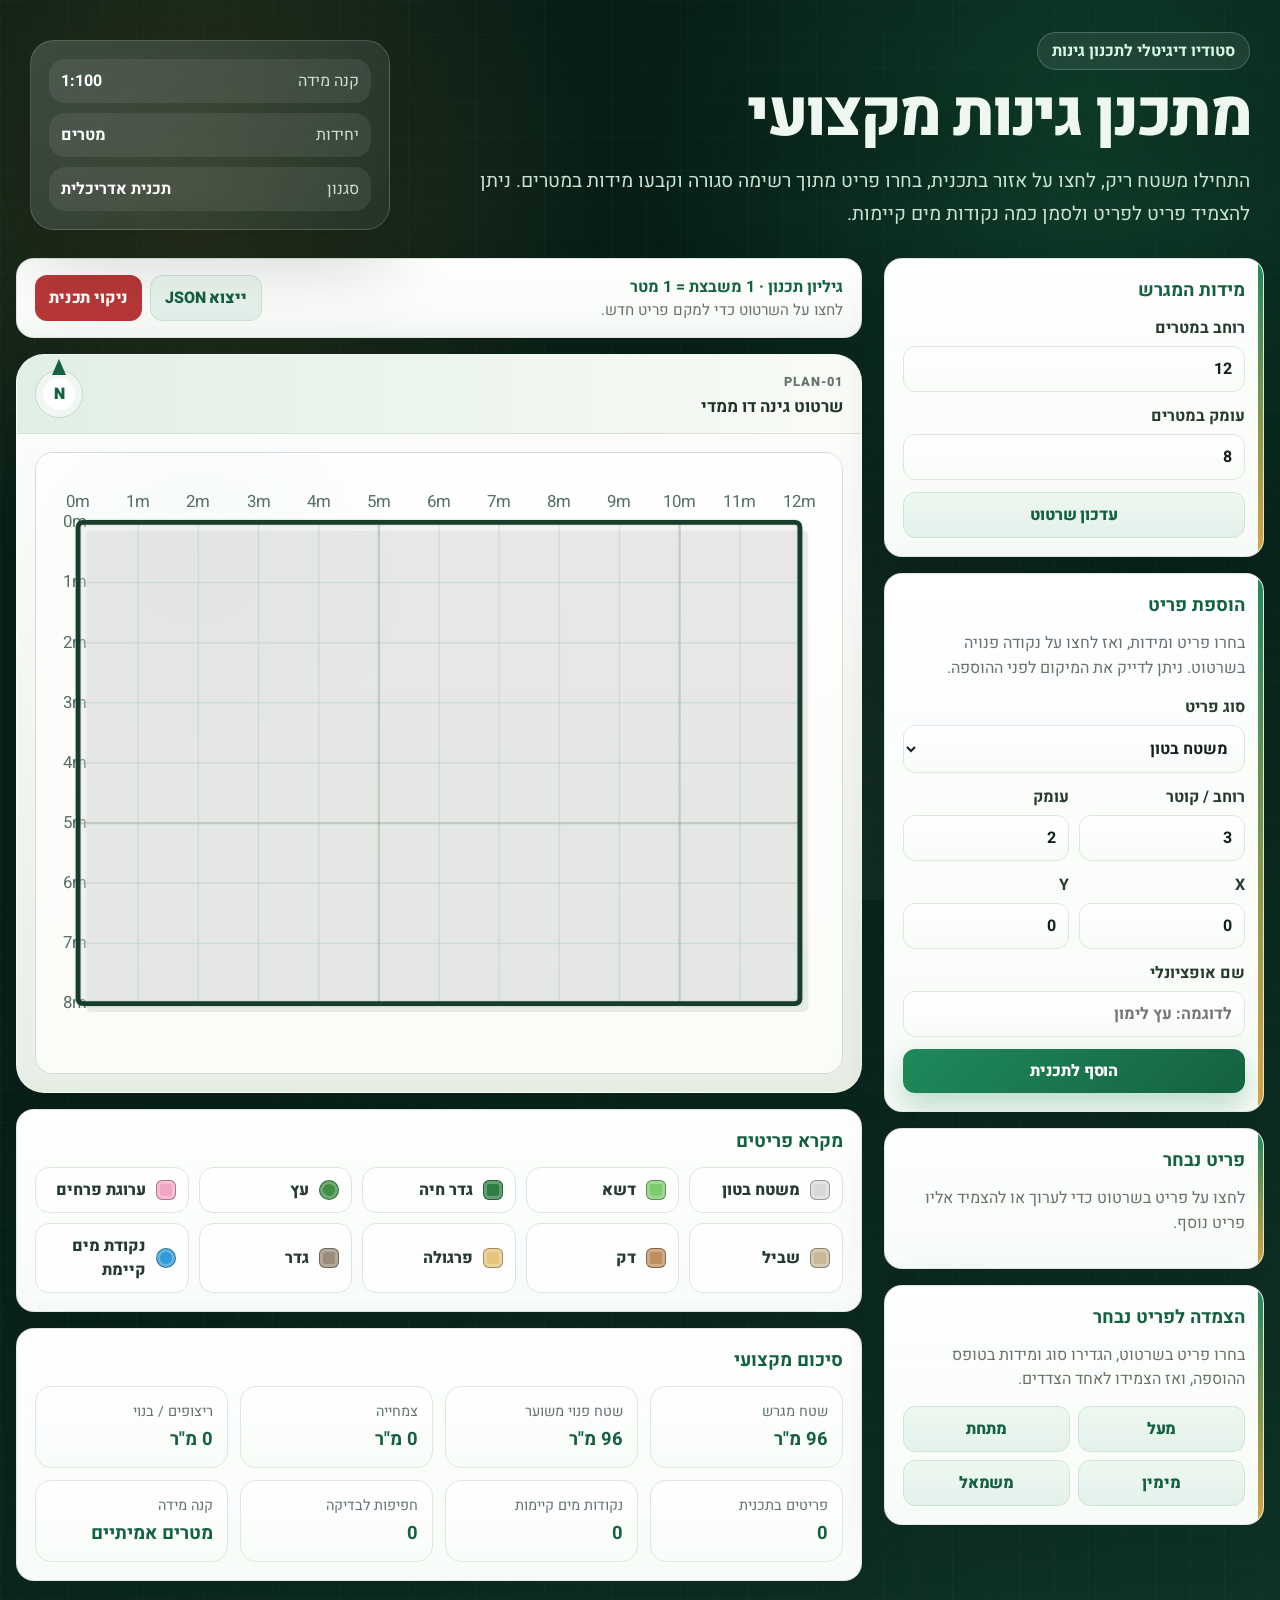
<file: garden-planner/index.html>
<!DOCTYPE html>
<html lang="he" dir="rtl">
  <head>
    <meta charset="UTF-8" />
    <meta name="viewport" content="width=device-width, initial-scale=1.0" />
    <meta
      name="description"
      content="כלי אינטראקטיבי לתכנון גינות: שרטוט דו ממדי, פריטים סגורים, מידות במטרים, הצמדת פריטים ונקודות מים קיימות."
    />
    <title>מתכנן גינות מקצועי</title>
    <link rel="preconnect" href="https://fonts.googleapis.com" />
    <link rel="preconnect" href="https://fonts.gstatic.com" crossorigin />
    <link
      href="https://fonts.googleapis.com/css2?family=Heebo:wght@400;500;600;700;800&display=swap"
      rel="stylesheet"
    />
    <link rel="stylesheet" href="css/styles.css" />
  </head>
  <body>
    <div class="site-bg" aria-hidden="true"></div>

    <div class="app-shell">
      <header class="site-header">
        <div class="hero-copy">
          <p class="eyebrow">סטודיו דיגיטלי לתכנון גינות</p>
          <h1>מתכנן גינות מקצועי</h1>
          <p class="subtitle">
            התחילו משטח ריק, לחצו על אזור בתכנית, בחרו פריט מתוך רשימה סגורה וקבעו
            מידות במטרים. ניתן להצמיד פריט לפריט ולסמן כמה נקודות מים קיימות.
          </p>
        </div>
        <div class="hero-card" aria-label="מאפייני המערכת">
          <div>
            <span>קנה מידה</span>
            <strong>1:100</strong>
          </div>
          <div>
            <span>יחידות</span>
            <strong>מטרים</strong>
          </div>
          <div>
            <span>סגנון</span>
            <strong>תכנית אדריכלית</strong>
          </div>
        </div>
      </header>

      <main class="planner-layout">
        <aside class="control-panel" aria-label="הגדרות תכנון">
          <section class="panel-card">
            <h2>מידות המגרש</h2>
            <form class="plot-form" id="plot-form">
              <label>
                רוחב במטרים
                <input id="plot-width" type="number" min="2" max="80" step="0.5" value="12" />
              </label>
              <label>
                עומק במטרים
                <input id="plot-height" type="number" min="2" max="80" step="0.5" value="8" />
              </label>
              <button class="btn btn-secondary" type="submit">עדכון שרטוט</button>
            </form>
          </section>

          <section class="panel-card">
            <h2>הוספת פריט</h2>
            <p class="hint">
              בחרו פריט ומידות, ואז לחצו על נקודה פנויה בשרטוט. ניתן לדייק את המיקום
              לפני ההוספה.
            </p>
            <form class="item-form" id="item-form">
              <label>
                סוג פריט
                <select id="item-type"></select>
              </label>
              <div class="field-row">
                <label>
                  רוחב / קוטר
                  <input id="item-width" type="number" min="0.2" max="40" step="0.1" value="2" />
                </label>
                <label>
                  עומק
                  <input id="item-height" type="number" min="0.2" max="40" step="0.1" value="2" />
                </label>
              </div>
              <div class="field-row">
                <label>
                  X
                  <input id="item-x" type="number" min="0" max="80" step="0.1" value="0" />
                </label>
                <label>
                  Y
                  <input id="item-y" type="number" min="0" max="80" step="0.1" value="0" />
                </label>
              </div>
              <label>
                שם אופציונלי
                <input id="item-label" type="text" maxlength="32" placeholder="לדוגמה: עץ לימון" />
              </label>
              <button class="btn btn-primary" type="submit">הוסף לתכנית</button>
            </form>
          </section>

          <section class="panel-card selected-card" id="selected-card">
            <h2>פריט נבחר</h2>
            <p id="selected-empty" class="hint">לחצו על פריט בשרטוט כדי לערוך או להצמיד אליו פריט נוסף.</p>
            <div id="selected-details" class="selected-details hidden"></div>
            <div id="selected-actions" class="selected-actions hidden">
              <button class="btn btn-secondary" type="button" data-nudge="up">מעלה 0.5 מ'</button>
              <button class="btn btn-secondary" type="button" data-nudge="down">מטה 0.5 מ'</button>
              <button class="btn btn-secondary" type="button" data-nudge="left">שמאלה 0.5 מ'</button>
              <button class="btn btn-secondary" type="button" data-nudge="right">ימינה 0.5 מ'</button>
              <button class="btn btn-danger" type="button" id="delete-selected">מחיקת פריט</button>
            </div>
          </section>

          <section class="panel-card">
            <h2>הצמדה לפריט נבחר</h2>
            <p class="hint">
              בחרו פריט בשרטוט, הגדירו סוג ומידות בטופס ההוספה, ואז הצמידו לאחד הצדדים.
            </p>
            <div class="attach-grid">
              <button class="btn btn-secondary" type="button" data-attach="top">מעל</button>
              <button class="btn btn-secondary" type="button" data-attach="bottom">מתחת</button>
              <button class="btn btn-secondary" type="button" data-attach="right">מימין</button>
              <button class="btn btn-secondary" type="button" data-attach="left">משמאל</button>
            </div>
          </section>
        </aside>

        <section class="canvas-section" aria-label="שרטוט הגינה">
          <div class="toolbar">
            <div>
              <strong id="scale-label">גיליון תכנון · 1 משבצת = 1 מטר</strong>
              <span id="status-text">לחצו על השרטוט כדי למקם פריט חדש.</span>
            </div>
            <div class="toolbar-actions">
              <button class="btn btn-secondary" type="button" id="export-plan">ייצוא JSON</button>
              <button class="btn btn-danger" type="button" id="clear-plan">ניקוי תכנית</button>
            </div>
          </div>

          <div class="plan-board">
            <div class="plan-titlebar">
              <div>
                <span class="sheet-label">PLAN-01</span>
                <strong>שרטוט גינה דו ממדי</strong>
              </div>
              <span class="north-mark" aria-hidden="true">N</span>
            </div>
            <div class="canvas-wrap">
              <svg
                id="plan-svg"
                class="plan-svg"
                role="img"
                aria-label="שרטוט דו ממדי של הגינה"
              ></svg>
            </div>
          </div>

          <section class="legend-card" aria-label="מקרא פריטים">
            <h2>מקרא פריטים</h2>
            <div class="legend-grid" id="type-legend"></div>
          </section>

          <section class="summary-card">
            <h2>סיכום מקצועי</h2>
            <div class="summary-grid" id="summary-grid"></div>
          </section>
        </section>
      </main>
    </div>

    <div id="toast" class="toast" role="status" aria-live="polite"></div>

    <script src="js/app.js"></script>
  </body>
</html>
</file>
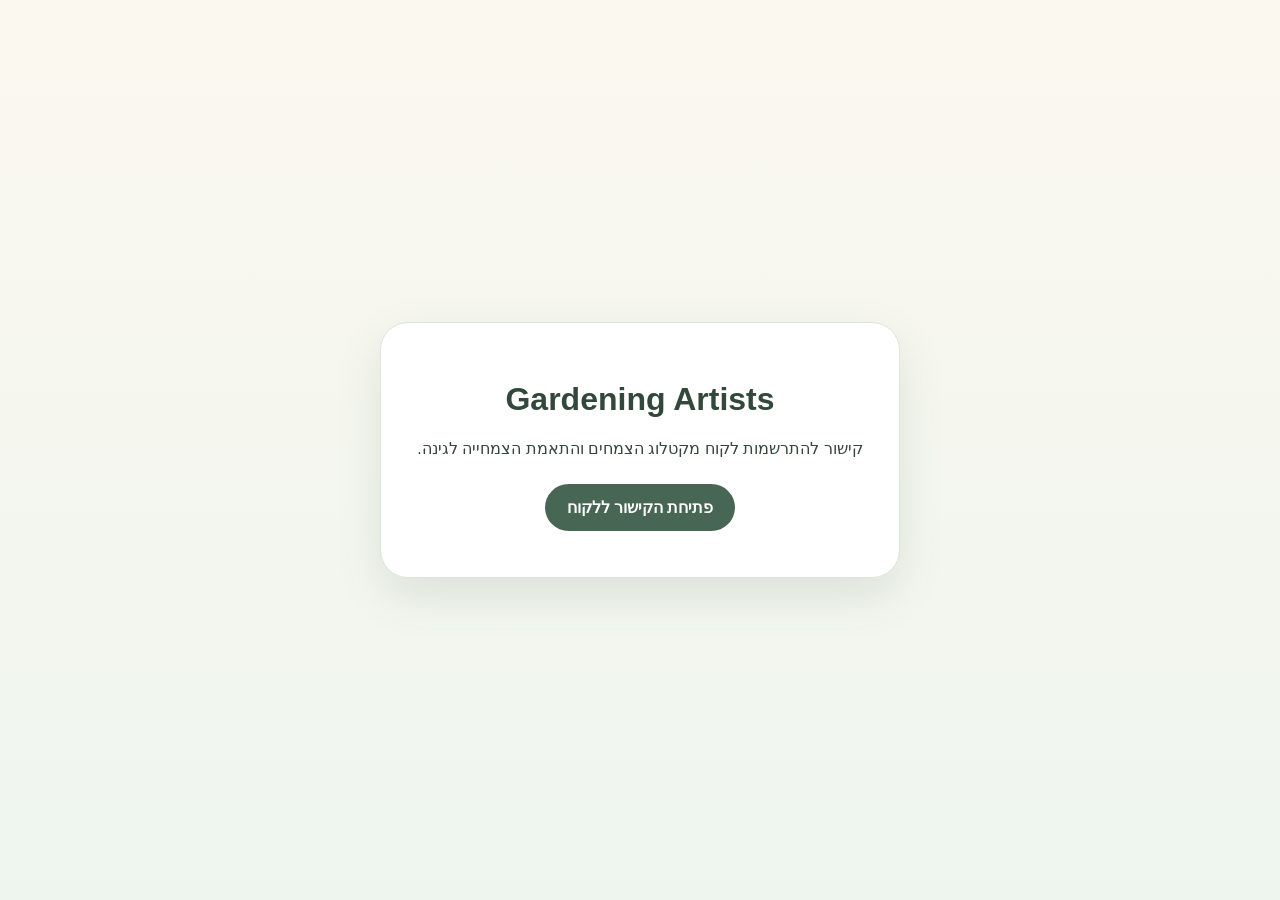
<file: project-link.html>
<!DOCTYPE html>
<html lang="he" dir="rtl">
<head>
    <meta charset="UTF-8">
    <meta name="viewport" content="width=device-width, initial-scale=1.0">
    <title>קישור ללקוח | Gardening Artists</title>
    <style>
        body {
            align-items: center;
            background: linear-gradient(180deg, #fbf8ef, #eef5ef);
            color: #31483a;
            display: flex;
            font-family: Arial, "Noto Sans Hebrew", "Segoe UI", sans-serif;
            justify-content: center;
            margin: 0;
            min-height: 100vh;
        }

        main {
            background: #ffffff;
            border: 1px solid #dbe5dc;
            border-radius: 28px;
            box-shadow: 0 18px 45px rgba(71, 102, 83, 0.13);
            max-width: 640px;
            padding: 36px;
            text-align: center;
        }

        a {
            background: #476653;
            border-radius: 999px;
            color: #ffffff;
            display: inline-block;
            font-weight: 800;
            margin: 10px;
            padding: 14px 22px;
            text-decoration: none;
        }

        a:hover {
            background: #6f927a;
        }
    </style>
</head>
<body>
    <main>
        <h1>Gardening Artists</h1>
        <p>קישור להתרשמות לקוח מקטלוג הצמחים והתאמת הצמחייה לגינה.</p>
        <a href="https://htmlpreview.github.io/?https://github.com/dorhorwitznuma/final_dor/blob/cursor/gardening-artists-plants-2354/index.html">פתיחת הקישור ללקוח</a>
    </main>
</body>
</html>
</file>
<file: docs/css/styles.css>
:root {
  --bg-deep: #0b1f2e;
  --bg-card: #122a3d;
  --bg-soft: #f0f7fc;
  --accent: #ff8c42;
  --accent-2: #2dd4bf;
  --accent-3: #a78bfa;
  --text: #e8f4fc;
  --text-muted: #9ec5db;
  --text-dark: #0f2433;
  --success: #34d399;
  --error: #f87171;
  --radius: 16px;
  --shadow: 0 12px 40px rgba(0, 20, 40, 0.35);
  --font: 'Heebo', 'Segoe UI', system-ui, sans-serif;
}

*,
*::before,
*::after {
  box-sizing: border-box;
}

html {
  scroll-behavior: smooth;
}

body {
  margin: 0;
  font-family: var(--font);
  background: linear-gradient(145deg, #071018 0%, #0b1f2e 40%, #123550 100%);
  color: var(--text);
  min-height: 100vh;
  direction: rtl;
}

/* decorative rain */
.rain-bg {
  position: fixed;
  inset: 0;
  pointer-events: none;
  background-image: radial-gradient(
      circle at 20% 30%,
      rgba(45, 212, 191, 0.08) 0%,
      transparent 50%
    ),
    radial-gradient(circle at 80% 70%, rgba(167, 139, 250, 0.1) 0%, transparent 45%),
    radial-gradient(circle at 50% 90%, rgba(255, 140, 66, 0.06) 0%, transparent 40%);
  z-index: 0;
}

.app-shell {
  position: relative;
  z-index: 1;
  max-width: 920px;
  margin: 0 auto;
  padding: 1.25rem 1rem 3rem;
}

/* header */
.site-header {
  text-align: center;
  padding: 2rem 1rem 1.5rem;
  border-bottom: 1px solid rgba(255, 255, 255, 0.08);
  margin-bottom: 1.5rem;
}

.logo-row {
  display: flex;
  align-items: center;
  justify-content: center;
  gap: 0.75rem;
  margin-bottom: 0.5rem;
}

.logo-icon {
  width: 52px;
  height: 52px;
  background: linear-gradient(135deg, var(--accent), var(--accent-3));
  border-radius: 14px;
  display: grid;
  place-items: center;
  font-size: 1.6rem;
  box-shadow: var(--shadow);
}

.site-header h1 {
  margin: 0;
  font-size: clamp(1.5rem, 4vw, 2rem);
  font-weight: 800;
  background: linear-gradient(90deg, #fff, var(--accent-2));
  -webkit-background-clip: text;
  -webkit-text-fill-color: transparent;
  background-clip: text;
}

.subtitle {
  margin: 0.5rem 0 0;
  color: var(--text-muted);
  font-size: 1rem;
  line-height: 1.5;
}

.israel-badge {
  display: inline-flex;
  align-items: center;
  gap: 0.35rem;
  margin-top: 1rem;
  padding: 0.35rem 0.85rem;
  background: rgba(45, 212, 191, 0.15);
  border: 1px solid rgba(45, 212, 191, 0.35);
  border-radius: 999px;
  font-size: 0.85rem;
  color: var(--accent-2);
}

/* progress */
.progress-panel {
  background: var(--bg-card);
  border-radius: var(--radius);
  padding: 1rem 1.25rem;
  margin-bottom: 1.25rem;
  box-shadow: var(--shadow);
}

.progress-label {
  display: flex;
  justify-content: space-between;
  font-size: 0.9rem;
  margin-bottom: 0.5rem;
  color: var(--text-muted);
}

.progress-track {
  height: 10px;
  background: rgba(0, 0, 0, 0.3);
  border-radius: 999px;
  overflow: hidden;
}

.progress-fill {
  height: 100%;
  width: 0%;
  background: linear-gradient(90deg, var(--accent-2), var(--accent));
  border-radius: 999px;
  transition: width 0.5s ease;
}

/* nav */
.chapter-nav {
  display: flex;
  flex-direction: column;
  gap: 0.5rem;
  margin-bottom: 1.5rem;
}

.nav-chapter {
  font-family: inherit;
  text-align: right;
  padding: 0.85rem 1rem;
  border: 1px solid rgba(255, 255, 255, 0.1);
  border-radius: 12px;
  background: rgba(18, 42, 61, 0.7);
  color: var(--text);
  cursor: pointer;
  transition: transform 0.2s, border-color 0.2s, background 0.2s;
  font-size: 0.95rem;
}

.nav-chapter:hover:not(:disabled) {
  border-color: var(--accent-2);
  transform: translateX(-4px);
}

.nav-chapter.active {
  background: linear-gradient(90deg, rgba(45, 212, 191, 0.2), rgba(167, 139, 250, 0.15));
  border-color: var(--accent-2);
  font-weight: 700;
}

.nav-chapter.passed::after {
  content: ' ✓';
  color: var(--success);
}

.nav-chapter.locked {
  opacity: 0.45;
  cursor: not-allowed;
}

/* chapter content */
.chapter-article {
  background: linear-gradient(180deg, var(--bg-card) 0%, #0f2233 100%);
  border-radius: var(--radius);
  padding: 1.5rem;
  box-shadow: var(--shadow);
  border: 1px solid rgba(255, 255, 255, 0.06);
}

.chapter-header {
  margin-bottom: 1rem;
}

.chapter-badge {
  display: inline-block;
  font-size: 0.8rem;
  padding: 0.25rem 0.65rem;
  background: var(--accent);
  color: var(--text-dark);
  border-radius: 6px;
  font-weight: 700;
  margin-bottom: 0.5rem;
}

.chapter-title {
  margin: 0 0 0.35rem;
  font-size: 1.45rem;
}

.chapter-tagline {
  margin: 0;
  color: var(--text-muted);
}

.chapter-hero {
  border-radius: 12px;
  overflow: hidden;
  margin: 1rem 0 1.25rem;
  aspect-ratio: 16 / 7;
}

.chapter-hero-img {
  width: 100%;
  height: 100%;
  object-fit: cover;
}

.content-block {
  margin-bottom: 1.25rem;
}

.block-heading {
  margin: 0 0 0.5rem;
  font-size: 1.15rem;
  color: var(--accent-2);
}

.block-body {
  line-height: 1.75;
  color: var(--text);
}

.block-body ul {
  padding-right: 1.25rem;
}

.block-body a {
  color: var(--accent);
  text-decoration: underline;
}

.block-figure {
  margin: 1rem 0 0;
  border-radius: 10px;
  overflow: hidden;
}

.block-figure img {
  width: 100%;
  display: block;
}

.media-section {
  margin-top: 1.5rem;
  padding-top: 1rem;
  border-top: 1px dashed rgba(255, 255, 255, 0.15);
}

.video-label {
  font-size: 0.95rem;
  margin: 1rem 0 0.5rem;
  color: var(--accent-3);
}

.video-frame {
  position: relative;
  padding-bottom: 56.25%;
  height: 0;
  border-radius: 12px;
  overflow: hidden;
  background: #000;
  margin-bottom: 0.5rem;
}

.video-embed {
  position: absolute;
  top: 0;
  left: 0;
  width: 100%;
  height: 100%;
  border: 0;
}

.official-note {
  margin-top: 1rem;
  padding: 0.85rem 1rem;
  background: rgba(45, 212, 191, 0.08);
  border-right: 4px solid var(--accent-2);
  border-radius: 8px;
  font-size: 0.9rem;
  line-height: 1.6;
}

/* buttons */
.btn {
  font-family: inherit;
  cursor: pointer;
  border: none;
  border-radius: 10px;
  padding: 0.75rem 1.25rem;
  font-size: 1rem;
  font-weight: 600;
  transition: transform 0.15s, box-shadow 0.15s;
}

.btn:hover:not(:disabled) {
  transform: translateY(-2px);
}

.btn-primary {
  display: block;
  width: 100%;
  margin-top: 1.5rem;
  background: linear-gradient(90deg, var(--accent), #ffb347);
  color: var(--text-dark);
  box-shadow: 0 6px 20px rgba(255, 140, 66, 0.35);
}

.btn-accent {
  background: linear-gradient(90deg, var(--accent-2), #14b8a6);
  color: var(--text-dark);
  margin-top: 1rem;
  width: 100%;
}

.btn-ghost {
  background: transparent;
  color: var(--text-muted);
  border: 1px solid rgba(255, 255, 255, 0.2);
  font-size: 0.85rem;
  margin-top: 1rem;
}

.hidden {
  display: none !important;
}

/* quiz */
.quiz-zone {
  margin-top: 1.5rem;
  padding: 1.25rem;
  background: rgba(0, 0, 0, 0.25);
  border-radius: 12px;
  border: 1px solid rgba(167, 139, 250, 0.25);
}

.quiz-zone.active {
  animation: pulse-border 2s ease infinite;
}

@keyframes pulse-border {
  0%,
  100% {
    border-color: rgba(167, 139, 250, 0.25);
  }
  50% {
    border-color: rgba(45, 212, 191, 0.5);
  }
}

.quiz-header h3 {
  margin: 0 0 0.35rem;
}

.quiz-intro-text {
  font-size: 0.85rem;
  color: var(--text-muted);
  margin: 0 0 1rem;
}

.quiz-progress {
  display: flex;
  gap: 0.5rem;
  margin-bottom: 1rem;
}

.quiz-dot {
  flex: 1;
  height: 6px;
  border-radius: 999px;
  background: rgba(255, 255, 255, 0.15);
}

.quiz-dot.done {
  background: var(--success);
}

.quiz-dot.current {
  background: var(--accent);
}

.quiz-question {
  font-size: 1.1rem;
  font-weight: 600;
  margin-bottom: 1rem;
}

.quiz-option {
  display: flex;
  align-items: flex-start;
  gap: 0.5rem;
  padding: 0.75rem 1rem;
  margin-bottom: 0.5rem;
  background: rgba(255, 255, 255, 0.05);
  border-radius: 10px;
  cursor: pointer;
  border: 1px solid transparent;
  transition: border-color 0.2s, background 0.2s;
}

.quiz-option:hover {
  border-color: var(--accent-3);
  background: rgba(167, 139, 250, 0.1);
}

.quiz-option input {
  margin-top: 0.2rem;
  accent-color: var(--accent-2);
}

.option-letter {
  font-weight: 700;
  color: var(--accent);
  min-width: 1.5rem;
}

.quiz-feedback {
  margin-top: 1rem;
  padding: 0.85rem;
  border-radius: 8px;
  font-weight: 600;
  line-height: 1.5;
}

.quiz-feedback.hidden {
  display: none;
}

.quiz-feedback.success {
  background: rgba(52, 211, 153, 0.2);
  color: var(--success);
  border: 1px solid var(--success);
}

.quiz-feedback.error {
  background: rgba(248, 113, 113, 0.15);
  color: var(--error);
  border: 1px solid var(--error);
}

.quiz-complete-banner {
  text-align: center;
  padding: 1rem;
}

.quiz-complete-banner h3 {
  color: var(--success);
  margin: 0 0 0.5rem;
}

/* footer sources */
.sources-footer {
  margin-top: 2rem;
  padding: 1.25rem;
  background: var(--bg-card);
  border-radius: var(--radius);
}

.sources-panel h3 {
  margin: 0 0 0.75rem;
  font-size: 1rem;
}

.sources-list {
  list-style: none;
  padding: 0;
  margin: 0;
}

.sources-list li {
  margin-bottom: 0.5rem;
}

.sources-list a {
  color: var(--accent-2);
}

.instructor-note {
  margin-top: 1.5rem;
  padding: 1rem;
  background: rgba(255, 140, 66, 0.1);
  border-radius: 12px;
  font-size: 0.9rem;
  line-height: 1.6;
  color: var(--text-muted);
}

/* toast */
.toast {
  position: fixed;
  bottom: 1.5rem;
  left: 50%;
  transform: translateX(-50%) translateY(120%);
  max-width: 90%;
  padding: 1rem 1.25rem;
  background: var(--bg-card);
  border: 1px solid rgba(255, 255, 255, 0.15);
  border-radius: 12px;
  box-shadow: var(--shadow);
  z-index: 100;
  transition: transform 0.35s ease;
  text-align: center;
  line-height: 1.5;
}

.toast.show {
  transform: translateX(-50%) translateY(0);
}

.toast.error {
  border-color: var(--error);
}

.toast.success {
  border-color: var(--success);
}

/* modal */
.modal-overlay {
  position: fixed;
  inset: 0;
  background: rgba(0, 0, 0, 0.7);
  display: flex;
  align-items: center;
  justify-content: center;
  z-index: 200;
  padding: 1rem;
  opacity: 0;
  pointer-events: none;
  transition: opacity 0.3s;
}

.modal-overlay.open {
  opacity: 1;
  pointer-events: auto;
}

.modal-card {
  background: linear-gradient(160deg, #1a3a52, #0f2233);
  border-radius: var(--radius);
  padding: 2rem;
  max-width: 420px;
  text-align: center;
  border: 1px solid var(--accent-2);
  box-shadow: var(--shadow);
}

.modal-card h2 {
  margin: 0 0 0.75rem;
  color: var(--success);
}

.modal-card p {
  line-height: 1.6;
  color: var(--text-muted);
}

@media (min-width: 640px) {
  .chapter-nav {
    flex-direction: row;
    flex-wrap: wrap;
  }

  .nav-chapter {
    flex: 1;
    min-width: 140px;
  }
}

.site-banner {
  margin: 1.25rem 0 0;
  border-radius: var(--radius);
  overflow: hidden;
  box-shadow: var(--shadow);
  border: 2px solid rgba(45, 212, 191, 0.35);
}

.site-banner img {
  width: 100%;
  height: auto;
  display: block;
  max-height: 280px;
  object-fit: cover;
}

.chapter-hero {
  border: 2px solid rgba(255, 140, 66, 0.35);
  box-shadow: var(--shadow);
  min-height: 220px;
}

.block-figure {
  margin: 0.75rem 0 1rem;
  border-radius: 12px;
  overflow: hidden;
  border: 2px solid rgba(167, 139, 250, 0.4);
  box-shadow: 0 8px 24px rgba(0, 0, 0, 0.35);
  background: rgba(0, 0, 0, 0.2);
}

.block-figure img {
  width: 100%;
  max-height: 360px;
  object-fit: cover;
  display: block;
}

.figure-caption {
  margin: 0;
  padding: 0.6rem 1rem;
  font-size: 0.88rem;
  color: var(--text-muted);
  background: rgba(0, 0, 0, 0.35);
  text-align: center;
}
</file>
<file: garden-planner/css/styles.css>
:root {
  --bg: #082018;
  --bg-2: #0f3327;
  --panel: #f7fbf7;
  --panel-strong: #ffffff;
  --paper: #fbfcf8;
  --ink: #14211b;
  --muted: #64746b;
  --brand: #1f8a5b;
  --brand-dark: #14613f;
  --accent: #d9a441;
  --danger: #b93838;
  --grid: rgba(31, 138, 91, 0.18);
  --line: #dbe7dd;
  --shadow: 0 24px 70px rgba(2, 28, 19, 0.24);
  --shadow-soft: 0 16px 48px rgba(2, 28, 19, 0.16);
  --radius: 18px;
  --font: 'Heebo', 'Segoe UI', system-ui, sans-serif;
}

*,
*::before,
*::after {
  box-sizing: border-box;
}

html {
  scroll-behavior: smooth;
}

body {
  min-height: 100vh;
  margin: 0;
  font-family: var(--font);
  color: var(--ink);
  background:
    linear-gradient(rgba(255, 255, 255, 0.018) 1px, transparent 1px),
    linear-gradient(90deg, rgba(255, 255, 255, 0.018) 1px, transparent 1px),
    linear-gradient(145deg, #061b15 0%, var(--bg) 45%, var(--bg-2) 100%);
  background-size: 34px 34px, 34px 34px, auto;
  direction: rtl;
}

button,
input,
select {
  font: inherit;
}

.site-bg {
  position: fixed;
  inset: 0;
  pointer-events: none;
  background:
    radial-gradient(circle at 15% 20%, rgba(217, 164, 65, 0.18), transparent 26rem),
    radial-gradient(circle at 85% 15%, rgba(31, 138, 91, 0.28), transparent 28rem),
    radial-gradient(circle at 50% 90%, rgba(255, 255, 255, 0.08), transparent 34rem);
}

.app-shell {
  position: relative;
  z-index: 1;
  width: min(1500px, calc(100% - 32px));
  margin: 0 auto;
  padding: 32px 0 48px;
}

.site-header {
  display: grid;
  grid-template-columns: minmax(0, 1fr) minmax(260px, 360px);
  gap: 22px;
  align-items: end;
  max-width: 1220px;
  margin: 0 auto 28px;
  color: #eef8f1;
  text-align: right;
}

.hero-copy {
  min-width: 0;
}

.eyebrow {
  display: inline-flex;
  margin: 0 0 12px;
  padding: 6px 14px;
  border: 1px solid rgba(255, 255, 255, 0.2);
  border-radius: 999px;
  color: #d9f7e6;
  background: rgba(255, 255, 255, 0.08);
  font-weight: 700;
}

.site-header h1 {
  margin: 0;
  font-size: clamp(2rem, 5vw, 4.5rem);
  line-height: 1.05;
  font-weight: 800;
  letter-spacing: -0.04em;
  text-shadow: 0 18px 50px rgba(0, 0, 0, 0.26);
}

.subtitle {
  max-width: 780px;
  margin: 16px 0 0;
  color: #cbe3d4;
  font-size: clamp(1rem, 2vw, 1.2rem);
  line-height: 1.7;
}

.hero-card {
  display: grid;
  gap: 10px;
  padding: 18px;
  border: 1px solid rgba(255, 255, 255, 0.16);
  border-radius: 24px;
  background:
    linear-gradient(135deg, rgba(255, 255, 255, 0.17), rgba(255, 255, 255, 0.06)),
    rgba(8, 32, 24, 0.28);
  box-shadow: 0 24px 80px rgba(0, 0, 0, 0.22);
  backdrop-filter: blur(14px);
}

.hero-card div {
  display: flex;
  align-items: center;
  justify-content: space-between;
  gap: 14px;
  padding: 10px 12px;
  border-radius: 16px;
  background: rgba(255, 255, 255, 0.08);
}

.hero-card span {
  color: #cbe3d4;
}

.hero-card strong {
  color: #fff;
}

.planner-layout {
  display: grid;
  grid-template-columns: minmax(300px, 380px) minmax(0, 1fr);
  gap: 22px;
  align-items: start;
}

.control-panel {
  display: grid;
  gap: 16px;
  position: sticky;
  top: 18px;
}

.panel-card,
.summary-card,
.legend-card,
.toolbar {
  border: 1px solid rgba(20, 33, 27, 0.1);
  border-radius: var(--radius);
  background:
    linear-gradient(180deg, rgba(255, 255, 255, 0.92), rgba(247, 251, 247, 0.96)),
    var(--panel);
  box-shadow: var(--shadow-soft);
}

.panel-card {
  padding: 18px;
  position: relative;
  overflow: hidden;
}

.panel-card::before {
  content: '';
  position: absolute;
  inset-inline-start: 0;
  top: 0;
  width: 5px;
  height: 100%;
  background: linear-gradient(180deg, var(--brand), var(--accent));
}

.panel-card h2,
.summary-card h2,
.legend-card h2 {
  margin: 0 0 12px;
  color: var(--brand-dark);
  font-size: 1.15rem;
}

.hint {
  margin: 0 0 14px;
  color: var(--muted);
  line-height: 1.55;
}

form {
  display: grid;
  gap: 12px;
}

label {
  display: grid;
  gap: 6px;
  color: #263a30;
  font-weight: 700;
}

input,
select {
  width: 100%;
  min-height: 44px;
  border: 1px solid var(--line);
  border-radius: 12px;
  padding: 10px 12px;
  color: var(--ink);
  background:
    linear-gradient(180deg, rgba(255, 255, 255, 0.95), rgba(248, 251, 248, 0.95)),
    #fff;
  transition: border-color 0.2s, box-shadow 0.2s;
}

input:focus,
select:focus {
  outline: none;
  border-color: var(--brand);
  box-shadow: 0 0 0 4px rgba(31, 138, 91, 0.14);
}

.field-row {
  display: grid;
  grid-template-columns: 1fr 1fr;
  gap: 10px;
}

.btn {
  min-height: 44px;
  border: 0;
  border-radius: 12px;
  padding: 10px 14px;
  cursor: pointer;
  font-weight: 800;
  letter-spacing: -0.01em;
  transition: transform 0.18s, box-shadow 0.18s, background 0.18s, border-color 0.18s;
}

.btn:hover {
  transform: translateY(-1px);
}

.btn:disabled {
  cursor: not-allowed;
  opacity: 0.45;
  transform: none;
}

.btn-primary {
  color: #fff;
  background: linear-gradient(135deg, var(--brand), var(--brand-dark));
  box-shadow: 0 12px 28px rgba(31, 138, 91, 0.28);
}

.btn-secondary {
  color: var(--brand-dark);
  background: linear-gradient(180deg, #eef8f2, #e4f1ea);
  border: 1px solid #cfe4d8;
}

.btn-danger {
  color: #fff;
  background: var(--danger);
}

.selected-details {
  display: grid;
  gap: 8px;
  margin-bottom: 12px;
  color: var(--muted);
}

.selected-details strong {
  color: var(--ink);
}

.selected-actions,
.attach-grid {
  display: grid;
  grid-template-columns: 1fr 1fr;
  gap: 8px;
}

.selected-actions .btn-danger {
  grid-column: 1 / -1;
}

.canvas-section {
  display: grid;
  gap: 16px;
  min-width: 0;
}

.toolbar {
  display: flex;
  align-items: center;
  justify-content: space-between;
  gap: 14px;
  padding: 16px 18px;
}

.toolbar strong {
  display: block;
  color: var(--brand-dark);
}

#status-text {
  display: block;
  color: var(--muted);
  font-size: 0.95rem;
}

.toolbar-actions {
  display: flex;
  gap: 8px;
  flex-wrap: wrap;
}

.plan-board {
  overflow: hidden;
  border: 1px solid rgba(255, 255, 255, 0.55);
  border-radius: 28px;
  background:
    linear-gradient(180deg, rgba(255, 255, 255, 0.92), rgba(230, 238, 229, 0.92)),
    #edf3ea;
  box-shadow: var(--shadow);
}

.plan-titlebar {
  display: flex;
  align-items: center;
  justify-content: space-between;
  gap: 18px;
  padding: 14px 18px;
  border-bottom: 1px solid #d6e2d7;
  color: #20362b;
  background:
    linear-gradient(90deg, rgba(31, 138, 91, 0.11), transparent),
    #f9fbf7;
}

.plan-titlebar strong {
  display: block;
  font-size: 1.05rem;
}

.sheet-label {
  display: inline-flex;
  margin-bottom: 3px;
  color: var(--muted);
  font-size: 0.8rem;
  font-weight: 800;
  letter-spacing: 0.08em;
}

.north-mark {
  position: relative;
  display: grid;
  width: 48px;
  height: 48px;
  place-items: center;
  border: 1px solid #c5d6ca;
  border-radius: 50%;
  color: var(--brand-dark);
  background: #fff;
  font-weight: 900;
  box-shadow: inset 0 0 0 7px #f0f6f1;
}

.north-mark::before {
  content: '';
  position: absolute;
  width: 0;
  height: 0;
  margin-top: -54px;
  border-right: 7px solid transparent;
  border-left: 7px solid transparent;
  border-bottom: 16px solid var(--brand-dark);
}

.canvas-wrap {
  overflow: auto;
  min-height: 620px;
  margin: 18px;
  border-radius: 18px;
  background:
    linear-gradient(135deg, rgba(20, 33, 27, 0.06) 25%, transparent 25%) -10px 0 / 20px 20px,
    linear-gradient(225deg, rgba(20, 33, 27, 0.045) 25%, transparent 25%) -10px 0 / 20px 20px,
    #eef5ee;
  box-shadow:
    inset 0 0 0 1px rgba(20, 33, 27, 0.12),
    inset 0 18px 50px rgba(20, 33, 27, 0.07);
  border: 1px solid #cfddd2;
}

.plan-svg {
  display: block;
  width: 100%;
  min-width: 720px;
  min-height: 620px;
  background:
    radial-gradient(circle at 20% 15%, rgba(31, 138, 91, 0.035), transparent 14rem),
    linear-gradient(180deg, rgba(255, 255, 255, 0.94), rgba(250, 252, 248, 0.98)),
    var(--paper);
  cursor: crosshair;
  touch-action: manipulation;
}

.grid-line {
  stroke: var(--grid);
  stroke-width: 0.025;
}

.grid-line.major {
  stroke: rgba(31, 97, 63, 0.32);
  stroke-width: 0.04;
}

.plot-border {
  fill: rgba(255, 255, 255, 0.34);
  stroke: #173d2b;
  stroke-width: 0.08;
  filter: drop-shadow(0 0.05px 0.02px rgba(20, 33, 27, 0.24));
}

.plot-shadow {
  fill: rgba(20, 33, 27, 0.08);
}

.axis-label,
.item-label,
.dimension-label {
  font-family: var(--font);
  user-select: none;
  pointer-events: none;
}

.axis-label {
  fill: #557064;
  font-size: 0.28px;
}

.item-group {
  cursor: pointer;
}

.item-group:hover .item-shape {
  stroke: #0f172a;
  stroke-width: 0.09;
}

.item-shape {
  stroke: rgba(20, 33, 27, 0.78);
  stroke-width: 0.045;
  vector-effect: non-scaling-stroke;
  filter: drop-shadow(0 0.11px 0.13px rgba(0, 0, 0, 0.28));
}

.item-group.selected .item-shape {
  stroke: #0f172a;
  stroke-width: 0.12;
  filter:
    drop-shadow(0 0.1px 0.12px rgba(0, 0, 0, 0.28))
    drop-shadow(0 0 0.18px rgba(217, 164, 65, 0.9));
}

.item-group.warning .item-shape {
  stroke: #c2410c;
  stroke-dasharray: 0.18 0.12;
}

.item-label {
  fill: #101c16;
  font-size: 0.34px;
  font-weight: 800;
  text-anchor: middle;
  dominant-baseline: middle;
  paint-order: stroke;
  stroke: rgba(255, 255, 255, 0.78);
  stroke-width: 0.08;
  stroke-linejoin: round;
}

.dimension-label {
  fill: #23352c;
  font-size: 0.23px;
  font-weight: 700;
  text-anchor: middle;
}

.water-icon {
  fill: #fff;
  font-size: 0.55px;
  font-weight: 900;
  text-anchor: middle;
  dominant-baseline: middle;
}

.dimension-line {
  stroke: rgba(20, 33, 27, 0.55);
  stroke-width: 0.025;
  stroke-dasharray: 0.08 0.06;
}

.draft-marker {
  fill: rgba(217, 164, 65, 0.22);
  stroke: var(--accent);
  stroke-width: 0.08;
  stroke-dasharray: 0.16 0.1;
  pointer-events: none;
}

.summary-card,
.legend-card {
  padding: 18px;
}

.legend-grid {
  display: grid;
  grid-template-columns: repeat(auto-fit, minmax(150px, 1fr));
  gap: 10px;
}

.legend-item {
  display: flex;
  align-items: center;
  gap: 10px;
  padding: 10px 12px;
  border: 1px solid var(--line);
  border-radius: 14px;
  background: rgba(255, 255, 255, 0.82);
  color: #263a30;
  font-weight: 800;
}

.legend-swatch {
  width: 20px;
  height: 20px;
  flex: 0 0 auto;
  border: 1px solid rgba(20, 33, 27, 0.34);
  border-radius: 6px;
  box-shadow: inset 0 0 0 3px rgba(255, 255, 255, 0.25);
}

.legend-swatch.circle {
  border-radius: 50%;
}

.summary-grid {
  display: grid;
  grid-template-columns: repeat(4, minmax(130px, 1fr));
  gap: 12px;
}

.summary-item {
  padding: 14px;
  border-radius: 16px;
  background:
    linear-gradient(180deg, rgba(255, 255, 255, 0.96), rgba(248, 252, 248, 0.96)),
    var(--panel-strong);
  border: 1px solid #dce8df;
}

.summary-item span {
  display: block;
  color: var(--muted);
  font-size: 0.9rem;
}

.summary-item strong {
  display: block;
  margin-top: 4px;
  color: var(--brand-dark);
  font-size: 1.15rem;
}

.hidden {
  display: none !important;
}

.toast {
  position: fixed;
  right: 50%;
  bottom: 22px;
  z-index: 10;
  max-width: min(520px, calc(100% - 32px));
  padding: 12px 18px;
  border-radius: 999px;
  color: #fff;
  background: rgba(20, 33, 27, 0.94);
  box-shadow: var(--shadow);
  opacity: 0;
  transform: translate(50%, 24px);
  transition: opacity 0.2s, transform 0.2s;
  pointer-events: none;
}

.toast.show {
  opacity: 1;
  transform: translate(50%, 0);
}

@media (max-width: 1100px) {
  .site-header {
    grid-template-columns: 1fr;
  }

  .planner-layout {
    grid-template-columns: 1fr;
  }

  .control-panel {
    position: static;
    grid-template-columns: repeat(2, minmax(0, 1fr));
  }
}

@media (max-width: 760px) {
  .app-shell {
    width: min(100% - 18px, 1440px);
    padding-top: 18px;
  }

  .control-panel,
  .summary-grid {
    grid-template-columns: 1fr;
  }

  .site-header {
    text-align: center;
  }

  .subtitle {
    margin-inline: auto;
  }

  .field-row,
  .selected-actions,
  .attach-grid {
    grid-template-columns: 1fr;
  }

  .toolbar {
    align-items: stretch;
    flex-direction: column;
  }

  .toolbar-actions {
    display: grid;
    grid-template-columns: 1fr;
  }

  .canvas-wrap {
    min-height: 520px;
  }

  .plan-svg {
    min-width: 640px;
    min-height: 520px;
  }
}
</file>
